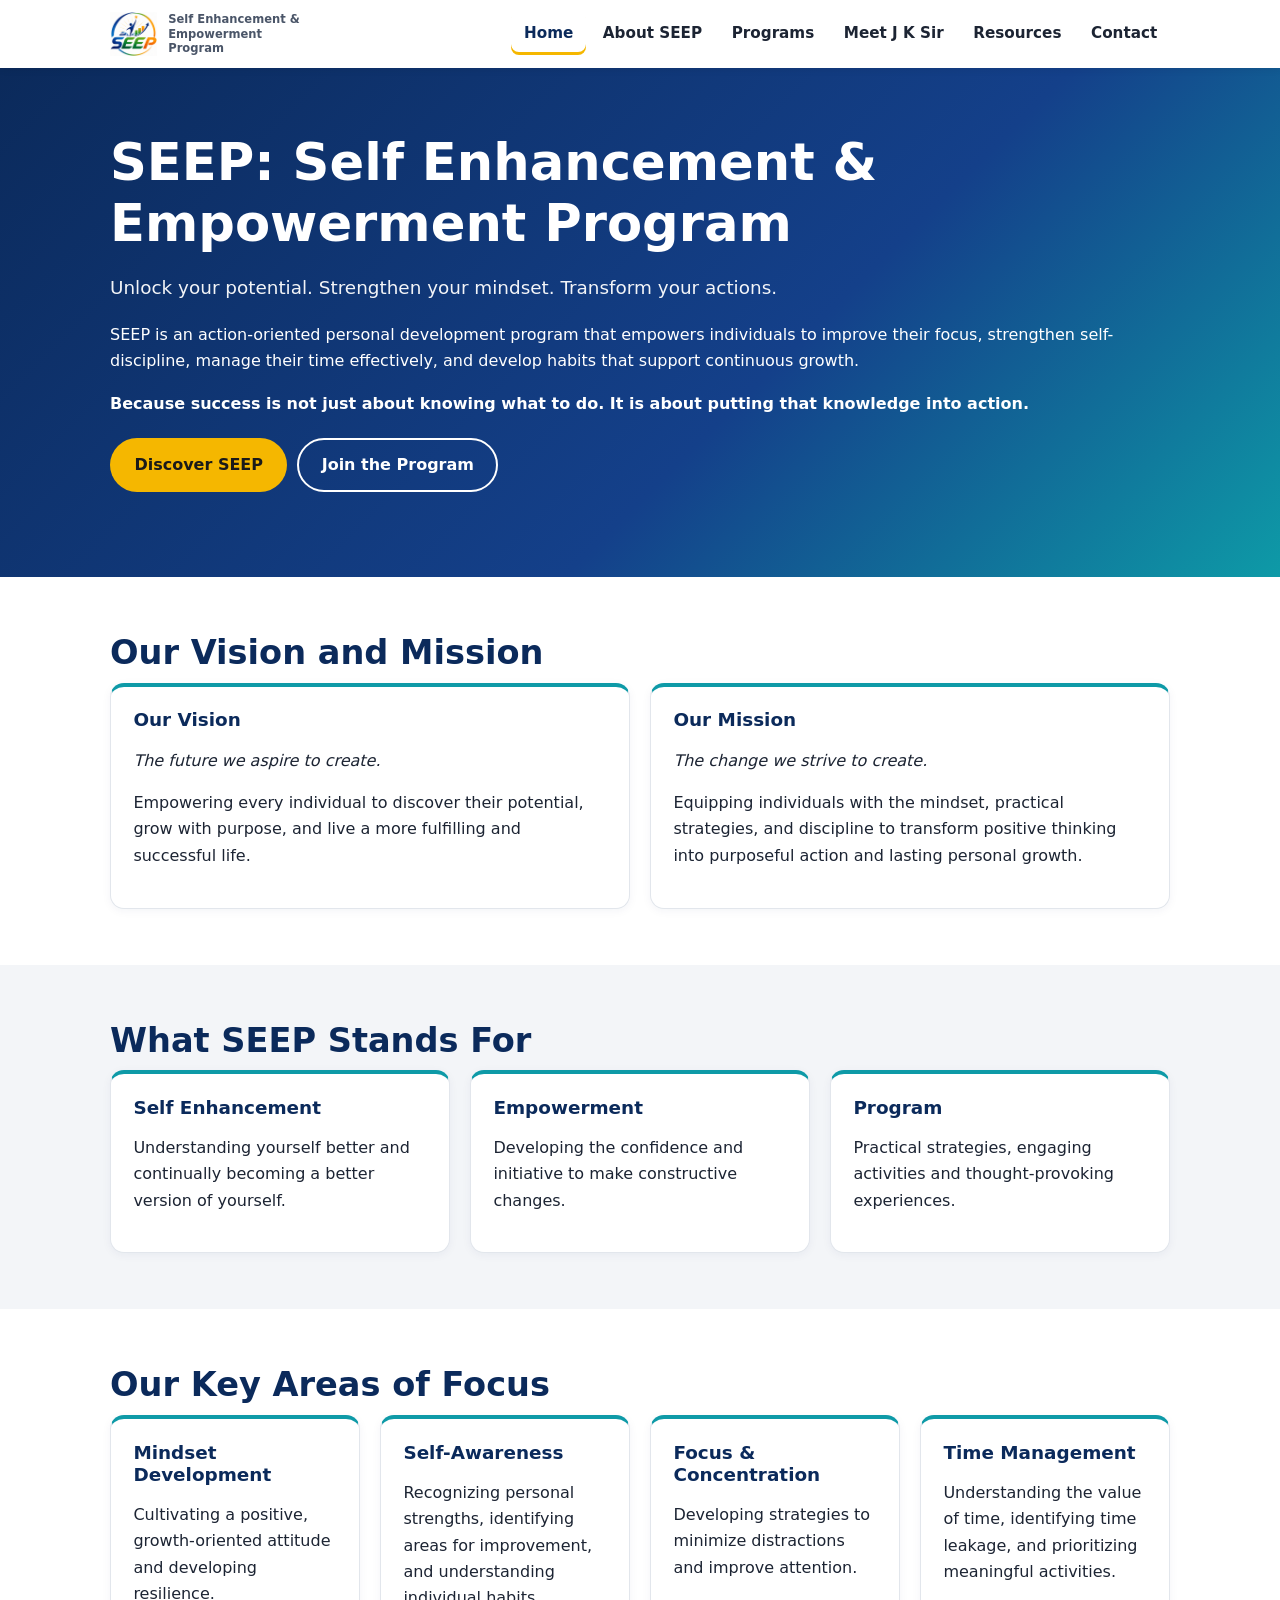
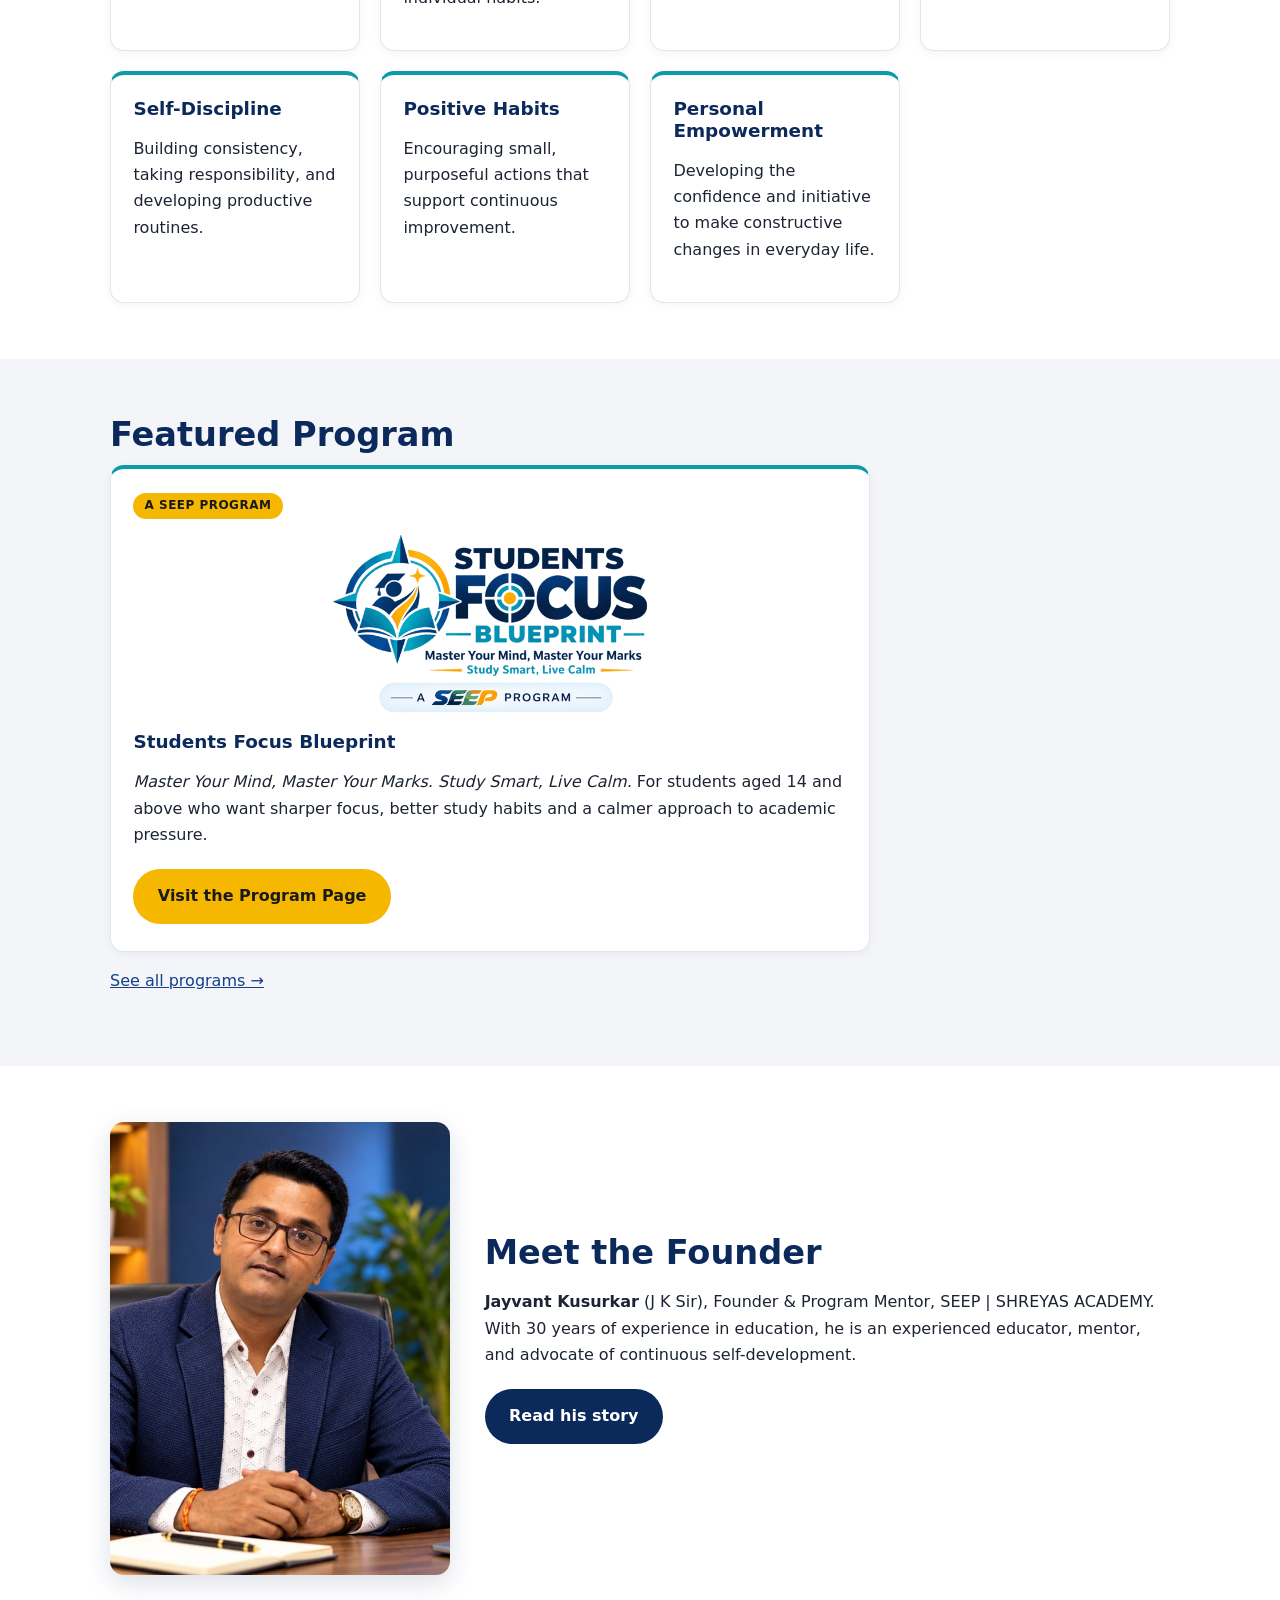
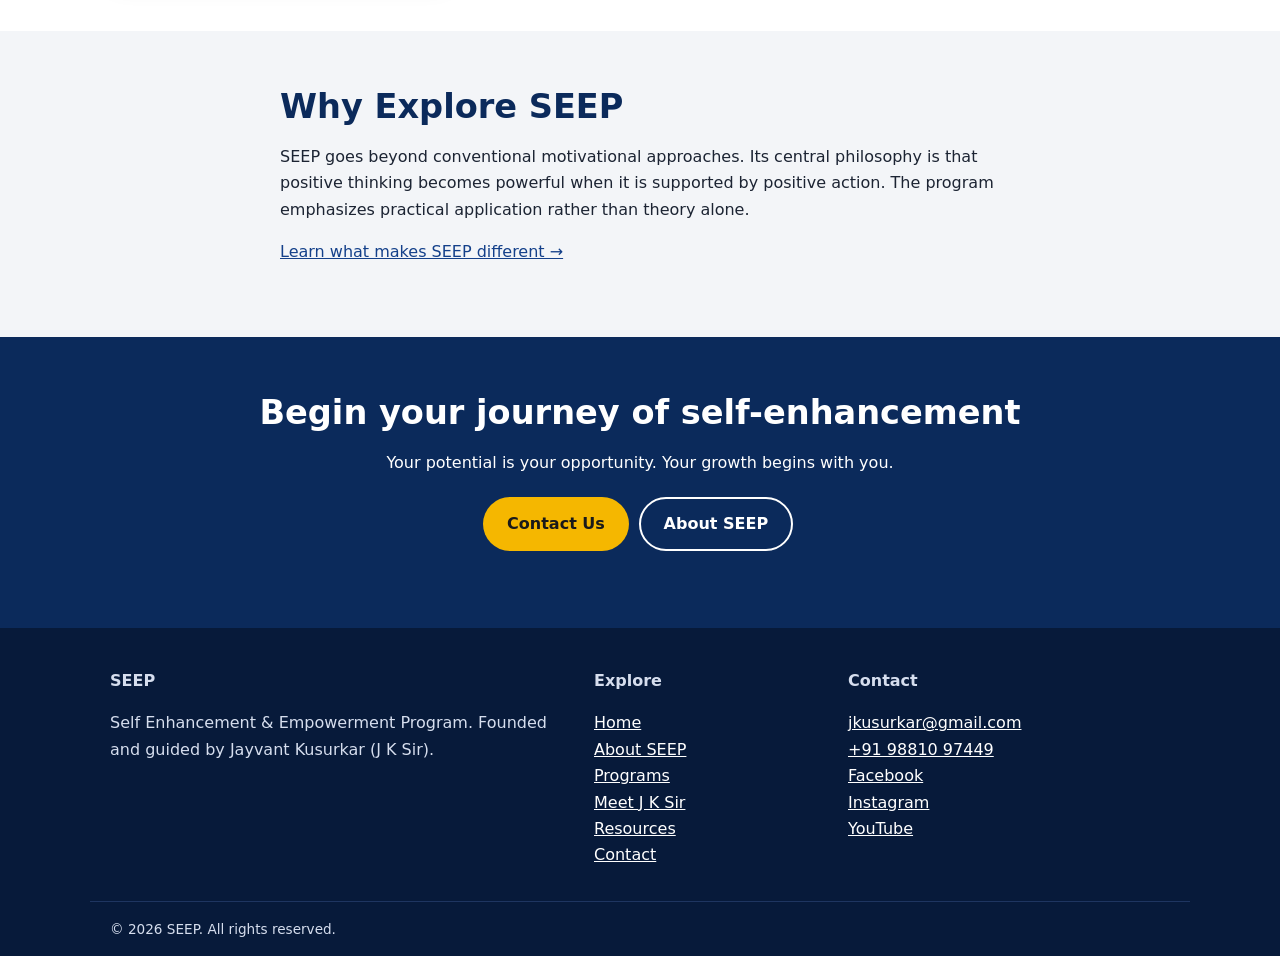
<file: index.html>
<!DOCTYPE html>
<html lang="en"><head><meta charset="utf-8"><meta name="viewport" content="width=device-width,initial-scale=1">
<title>SEEP - Self Enhancement & Empowerment Program</title><meta name="description" content="SEEP is an action-oriented personal development program to improve focus, self-discipline, time management and habits for continuous growth.">
<meta property="og:type" content="website"><meta property="og:site_name" content="SEEP"><meta property="og:title" content="SEEP - Self Enhancement & Empowerment Program"><meta property="og:description" content="SEEP is an action-oriented personal development program to improve focus, self-discipline, time management and habits for continuous growth."><meta name="twitter:card" content="summary">
<meta name="theme-color" content="#0b2a5b"><link rel="icon" type="image/png" href="assets/images/favicon.png"><link rel="stylesheet" href="assets/css/style.css"></head><body>
<a class="skip" href="#main">Skip to content</a>
<header class="hdr"><div class="wrap bar"><a class="logo" href="index.html" aria-label="SEEP home"><img class="logo-img" src="assets/images/seep-logo.png" alt="" width="47" height="44"><span class="logo-name">Self Enhancement &amp; Empowerment Program</span></a>
<button class="menu-btn" aria-expanded="false" aria-controls="nav"><span class="sr">Menu</span><span aria-hidden="true">&#9776;</span></button>
<nav id="nav" aria-label="Main"><ul><li><a href="index.html" aria-current="page">Home</a></li><li><a href="about.html">About SEEP</a></li><li><a href="programs.html">Programs</a></li><li><a href="j-k-sir.html">Meet J K Sir</a></li><li><a href="resources.html">Resources</a></li><li><a href="contact.html">Contact</a></li></ul></nav></div></header>
<main id="main"><section class="hero"><div class="wrap"><h1>SEEP: Self Enhancement &amp; Empowerment Program</h1><p class="lead">Unlock your potential. Strengthen your mindset. Transform your actions.</p><p>SEEP is an action-oriented personal development program that empowers individuals to improve their focus, strengthen self-discipline, manage their time effectively, and develop habits that support continuous growth.</p><p><strong>Because success is not just about knowing what to do. It is about putting that knowledge into action.</strong></p><p><a class="btn btn-gold" href="about.html">Discover SEEP</a> <a class="btn btn-ghost" href="contact.html">Join the Program</a></p></div></section>
<section class="sec"><div class="wrap"><h2>Our Vision and Mission</h2><div class="grid2"><div class="card"><h3>Our Vision</h3><p><em>The future we aspire to create.</em></p><p>Empowering every individual to discover their potential, grow with purpose, and live a more fulfilling and successful life.</p></div><div class="card"><h3>Our Mission</h3><p><em>The change we strive to create.</em></p><p>Equipping individuals with the mindset, practical strategies, and discipline to transform positive thinking into purposeful action and lasting personal growth.</p></div></div></div></section>
<section class="sec alt"><div class="wrap"><h2>What SEEP Stands For</h2><div class="grid3"><div class="card"><h3>Self Enhancement</h3><p>Understanding yourself better and continually becoming a better version of yourself.</p></div><div class="card"><h3>Empowerment</h3><p>Developing the confidence and initiative to make constructive changes.</p></div><div class="card"><h3>Program</h3><p>Practical strategies, engaging activities and thought-provoking experiences.</p></div></div></div></section>
<section class="sec"><div class="wrap"><h2>Our Key Areas of Focus</h2><div class="grid3"><div class="card"><h3>Mindset Development</h3><p>Cultivating a positive, growth-oriented attitude and developing resilience.</p></div><div class="card"><h3>Self-Awareness</h3><p>Recognizing personal strengths, identifying areas for improvement, and understanding individual habits.</p></div><div class="card"><h3>Focus &amp; Concentration</h3><p>Developing strategies to minimize distractions and improve attention.</p></div><div class="card"><h3>Time Management</h3><p>Understanding the value of time, identifying time leakage, and prioritizing meaningful activities.</p></div><div class="card"><h3>Self-Discipline</h3><p>Building consistency, taking responsibility, and developing productive routines.</p></div><div class="card"><h3>Positive Habits</h3><p>Encouraging small, purposeful actions that support continuous improvement.</p></div><div class="card"><h3>Personal Empowerment</h3><p>Developing the confidence and initiative to make constructive changes in everyday life.</p></div></div></div></section>
<section class="sec alt"><div class="wrap"><h2>Featured Program</h2><div class="narrow"><article class="card"><span class="tag">A SEEP Program</span><img class="prog-logo" src="assets/images/sfb-logo.png" alt="Students Focus Blueprint logo. Master Your Mind, Master Your Marks. A SEEP Program." width="700" height="401" loading="lazy"><h3>Students Focus Blueprint</h3><p><em>Master Your Mind, Master Your Marks.</em> <em>Study Smart, Live Calm.</em> For students aged 14 and above who want sharper focus, better study habits and a calmer approach to academic pressure.</p><a class="btn btn-gold" data-sfb-link href="students-focus-blueprint.html" rel="noopener">Visit the Program Page</a></article></div><p><a href="programs.html">See all programs &rarr;</a></p></div></section>
<section class="sec"><div class="wrap split"><img class="photo" src="assets/images/jk-sir.jpg" alt="Jayvant Kusurkar (J K Sir), founder of SEEP" width="600" height="800" loading="lazy"><div><h2>Meet the Founder</h2><p><strong>Jayvant Kusurkar</strong> (J K Sir), Founder &amp; Program Mentor, SEEP | SHREYAS ACADEMY. With 30 years of experience in education, he is an experienced educator, mentor, and advocate of continuous self-development.</p><p><a class="btn btn-blue" href="j-k-sir.html">Read his story</a></p></div></div></section>
<section class="sec alt"><div class="wrap narrow"><h2>Why Explore SEEP</h2><p>SEEP goes beyond conventional motivational approaches. Its central philosophy is that positive thinking becomes powerful when it is supported by positive action. The program emphasizes practical application rather than theory alone.</p><p><a href="about.html">Learn what makes SEEP different &rarr;</a></p></div></section>
<section class="cta"><div class="wrap"><h2>Begin your journey of self-enhancement</h2><p>Your potential is your opportunity. Your growth begins with you.</p><p><a class="btn btn-gold" href="contact.html">Contact Us</a> <a class="btn btn-ghost" href="about.html">About SEEP</a></p></div></section></main>
<footer class="ftr"><div class="wrap fgrid"><div><strong>SEEP</strong><p>Self Enhancement &amp; Empowerment Program. Founded and guided by Jayvant Kusurkar (J K Sir).</p></div><div><strong>Explore</strong><ul><li><a href="index.html">Home</a></li><li><a href="about.html">About SEEP</a></li><li><a href="programs.html">Programs</a></li><li><a href="j-k-sir.html">Meet J K Sir</a></li><li><a href="resources.html">Resources</a></li><li><a href="contact.html">Contact</a></li></ul></div><div><strong>Contact</strong><ul><li><a href="mailto:jkusurkar@gmail.com">jkusurkar@gmail.com</a></li><li><a href="tel:+919881097449">+91 98810 97449</a></li><li><a href="https://www.facebook.com/jayvantpkusurkar" target="_blank" rel="noopener noreferrer">Facebook</a></li><li><a href="https://www.instagram.com/jkusurkar/" target="_blank" rel="noopener noreferrer">Instagram</a></li><li><a href="https://www.youtube.com/@mr.jayvantkusurkarsir1581" target="_blank" rel="noopener noreferrer">YouTube</a></li></ul></div></div>
<div class="wrap copy">&copy; <span id="yr">2026</span> SEEP. All rights reserved.</div></footer>
<script src="assets/js/config.js"></script><script src="assets/js/script.js"></script></body></html>
</file>
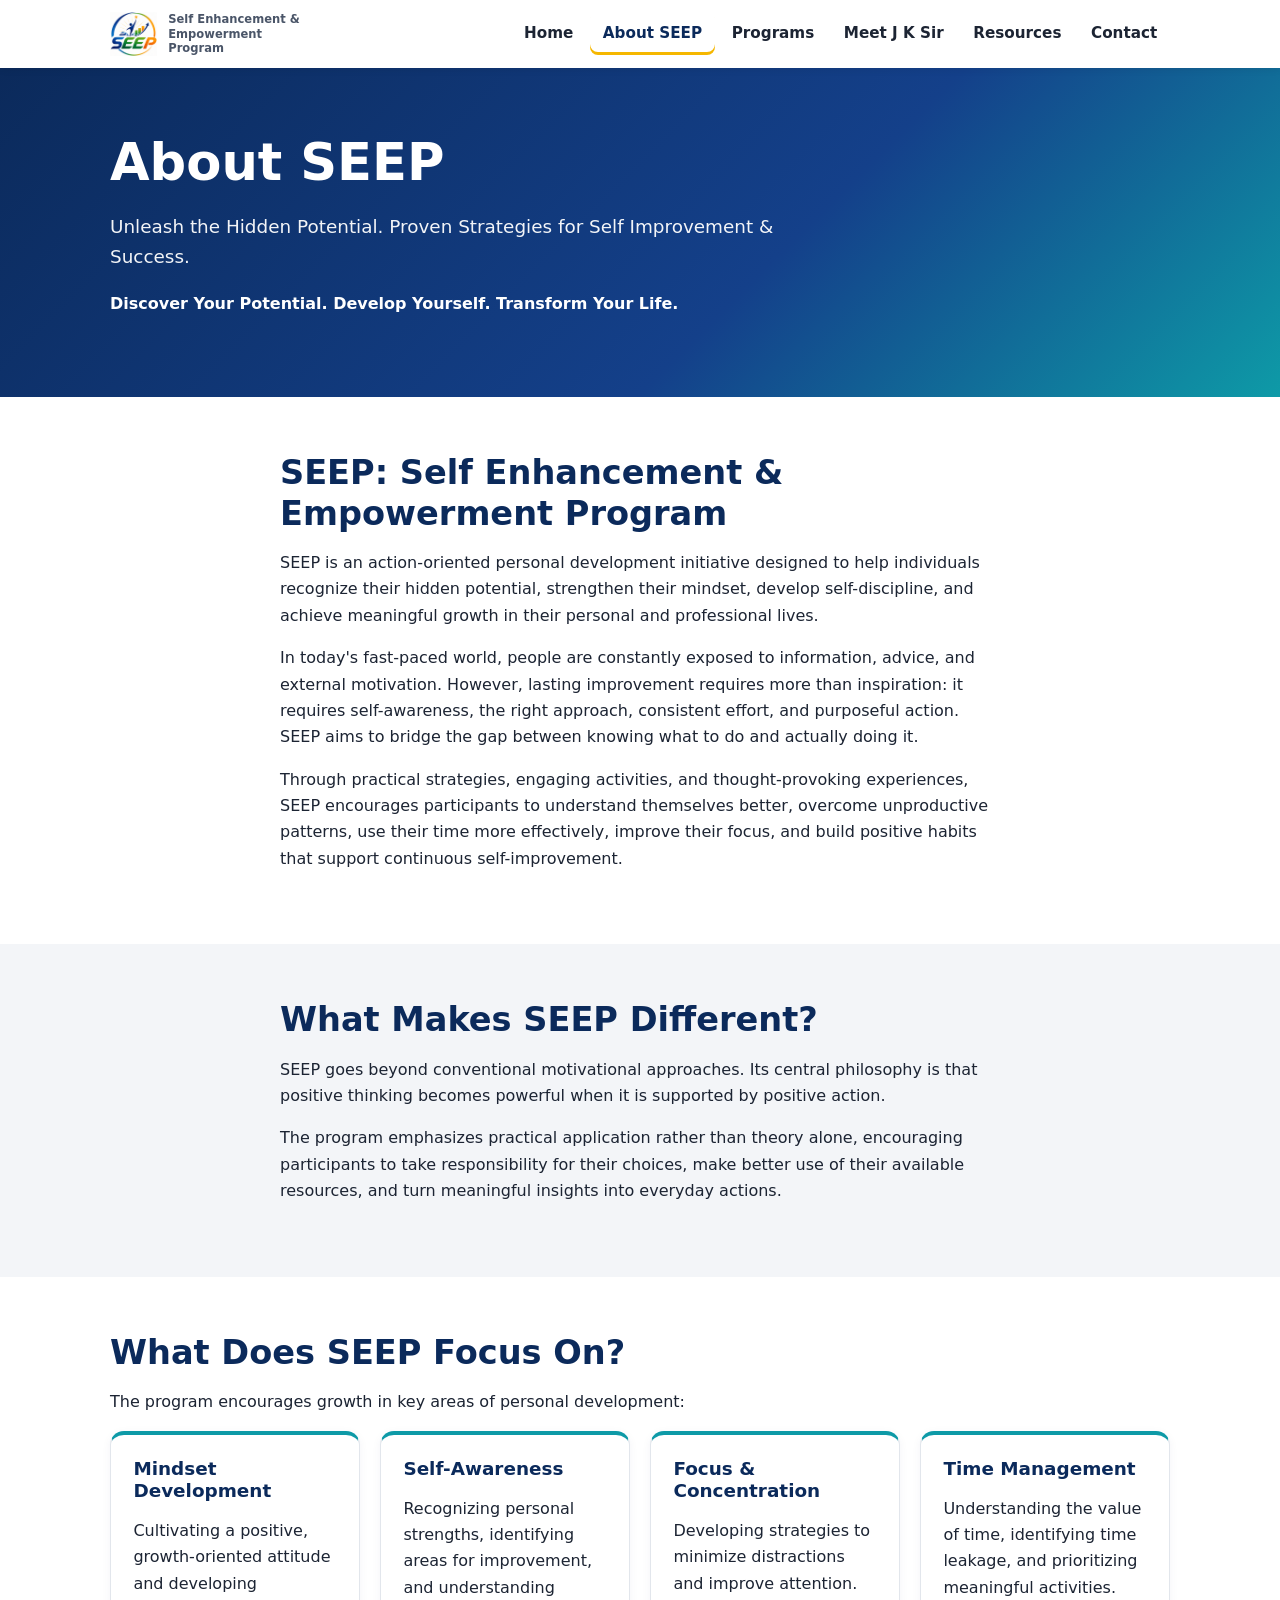
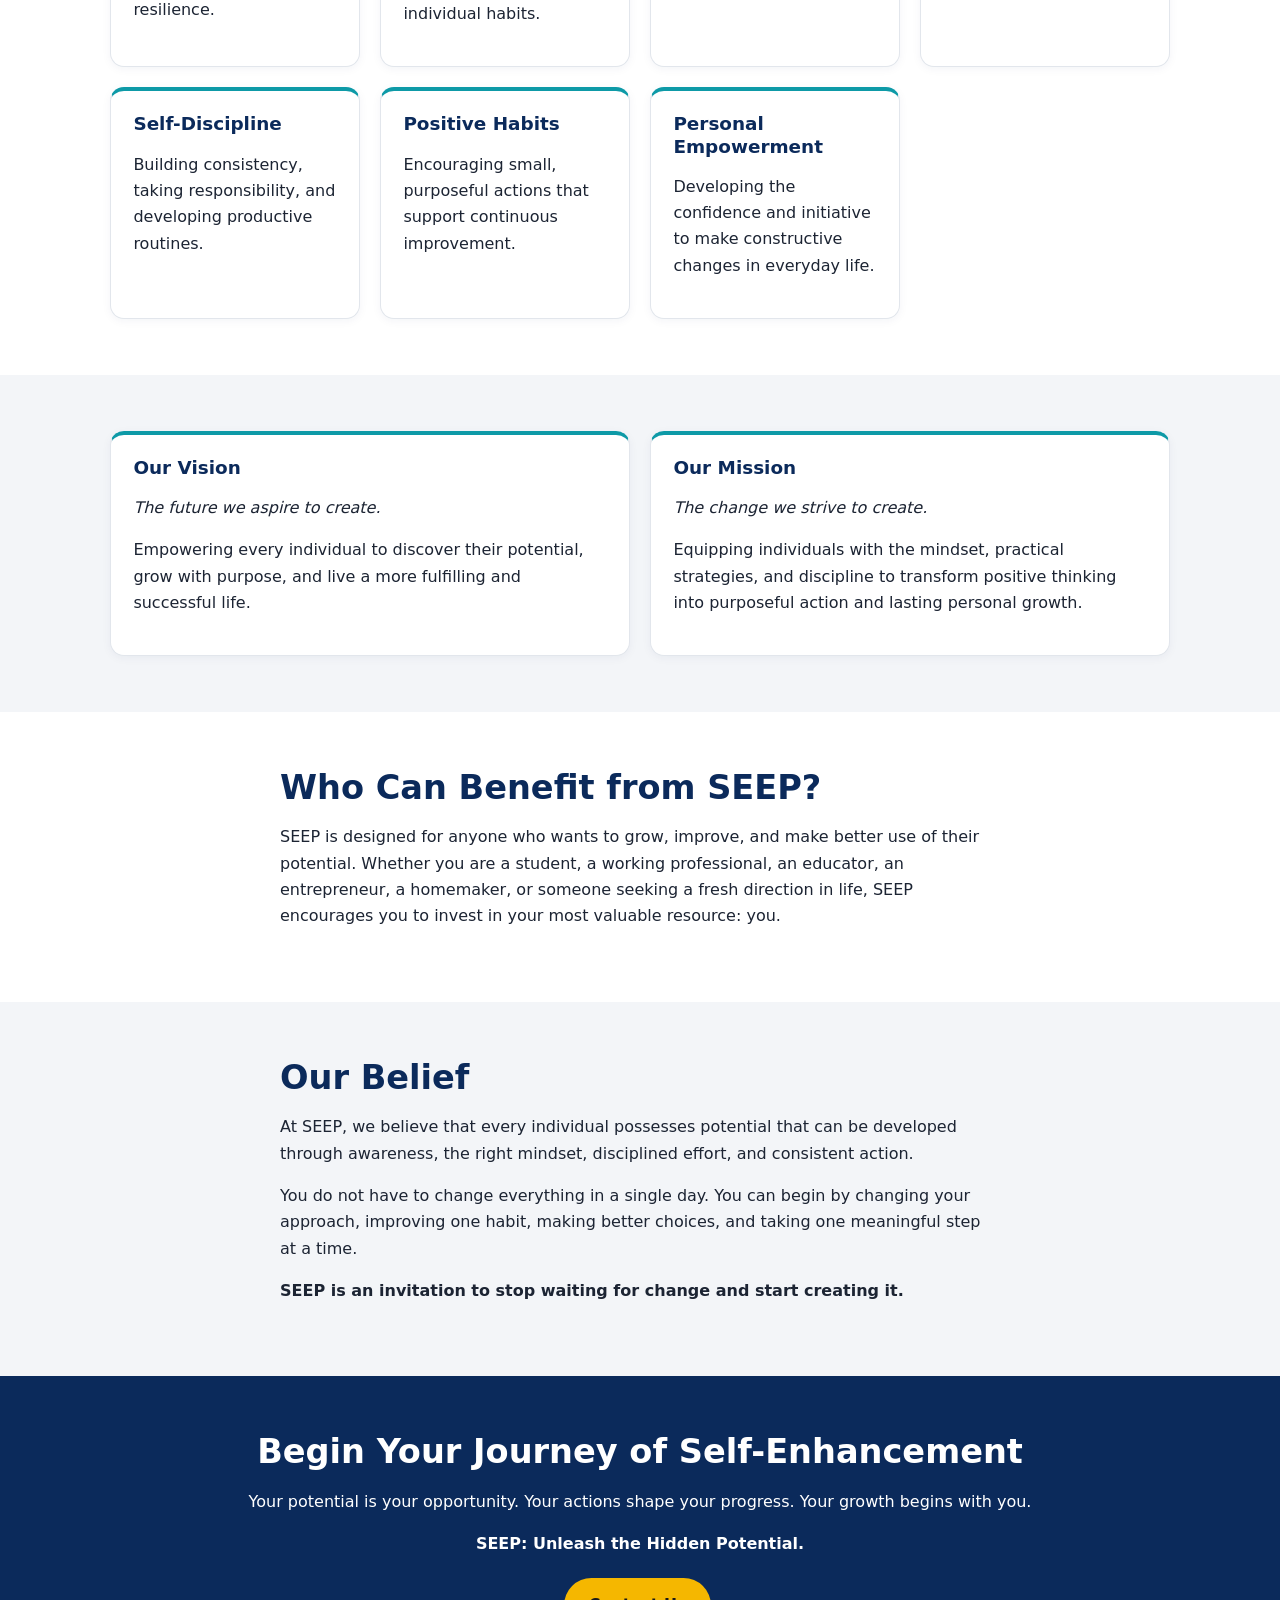
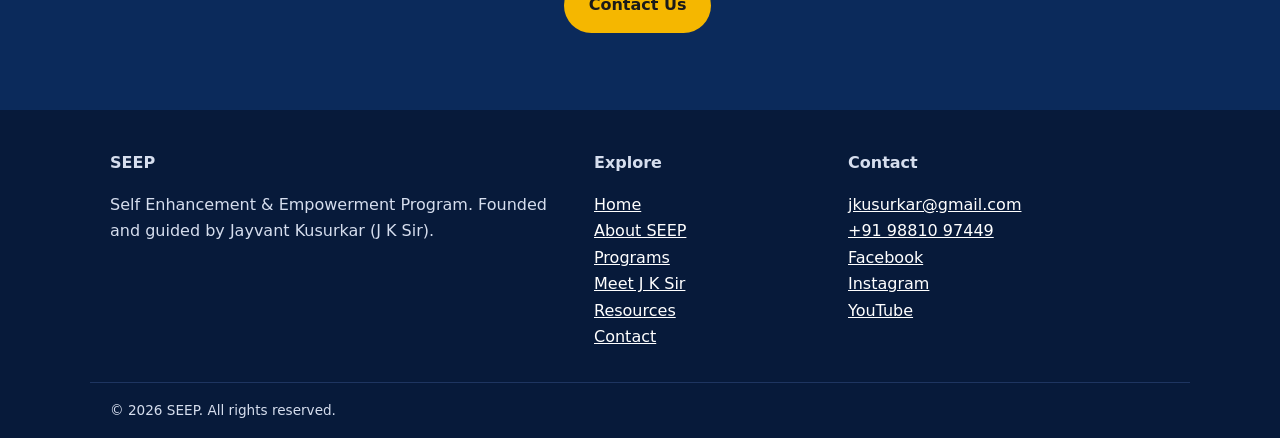
<file: about.html>
<!DOCTYPE html>
<html lang="en"><head><meta charset="utf-8"><meta name="viewport" content="width=device-width,initial-scale=1">
<title>About SEEP | SEEP</title><meta name="description" content="SEEP (Self Enhancement & Empowerment Program) is an action-oriented personal development initiative to help people recognize their potential and grow.">
<meta property="og:type" content="website"><meta property="og:site_name" content="SEEP"><meta property="og:title" content="About SEEP | SEEP"><meta property="og:description" content="SEEP (Self Enhancement & Empowerment Program) is an action-oriented personal development initiative to help people recognize their potential and grow."><meta name="twitter:card" content="summary">
<meta name="theme-color" content="#0b2a5b"><link rel="icon" type="image/png" href="assets/images/favicon.png"><link rel="stylesheet" href="assets/css/style.css"></head><body>
<a class="skip" href="#main">Skip to content</a>
<header class="hdr"><div class="wrap bar"><a class="logo" href="index.html" aria-label="SEEP home"><img class="logo-img" src="assets/images/seep-logo.png" alt="" width="47" height="44"><span class="logo-name">Self Enhancement &amp; Empowerment Program</span></a>
<button class="menu-btn" aria-expanded="false" aria-controls="nav"><span class="sr">Menu</span><span aria-hidden="true">&#9776;</span></button>
<nav id="nav" aria-label="Main"><ul><li><a href="index.html">Home</a></li><li><a href="about.html" aria-current="page">About SEEP</a></li><li><a href="programs.html">Programs</a></li><li><a href="j-k-sir.html">Meet J K Sir</a></li><li><a href="resources.html">Resources</a></li><li><a href="contact.html">Contact</a></li></ul></nav></div></header>
<main id="main"><section class="hero"><div class="wrap"><h1>About SEEP</h1><p class="lead">Unleash the Hidden Potential. Proven Strategies for Self Improvement &amp; Success.</p><p><strong>Discover Your Potential. Develop Yourself. Transform Your Life.</strong></p></div></section>
<section class="sec"><div class="wrap narrow"><h2>SEEP: Self Enhancement &amp; Empowerment Program</h2><p>SEEP is an action-oriented personal development initiative designed to help individuals recognize their hidden potential, strengthen their mindset, develop self-discipline, and achieve meaningful growth in their personal and professional lives.</p><p>In today's fast-paced world, people are constantly exposed to information, advice, and external motivation. However, lasting improvement requires more than inspiration: it requires self-awareness, the right approach, consistent effort, and purposeful action. SEEP aims to bridge the gap between knowing what to do and actually doing it.</p><p>Through practical strategies, engaging activities, and thought-provoking experiences, SEEP encourages participants to understand themselves better, overcome unproductive patterns, use their time more effectively, improve their focus, and build positive habits that support continuous self-improvement.</p></div></section>
<section class="sec alt"><div class="wrap narrow"><h2>What Makes SEEP Different?</h2><p>SEEP goes beyond conventional motivational approaches. Its central philosophy is that positive thinking becomes powerful when it is supported by positive action.</p><p>The program emphasizes practical application rather than theory alone, encouraging participants to take responsibility for their choices, make better use of their available resources, and turn meaningful insights into everyday actions.</p></div></section>
<section class="sec"><div class="wrap"><h2>What Does SEEP Focus On?</h2><p>The program encourages growth in key areas of personal development:</p><div class="grid3"><div class="card"><h3>Mindset Development</h3><p>Cultivating a positive, growth-oriented attitude and developing resilience.</p></div><div class="card"><h3>Self-Awareness</h3><p>Recognizing personal strengths, identifying areas for improvement, and understanding individual habits.</p></div><div class="card"><h3>Focus &amp; Concentration</h3><p>Developing strategies to minimize distractions and improve attention.</p></div><div class="card"><h3>Time Management</h3><p>Understanding the value of time, identifying time leakage, and prioritizing meaningful activities.</p></div><div class="card"><h3>Self-Discipline</h3><p>Building consistency, taking responsibility, and developing productive routines.</p></div><div class="card"><h3>Positive Habits</h3><p>Encouraging small, purposeful actions that support continuous improvement.</p></div><div class="card"><h3>Personal Empowerment</h3><p>Developing the confidence and initiative to make constructive changes in everyday life.</p></div></div></div></section>
<section class="sec alt"><div class="wrap"><div class="grid2"><div class="card"><h3>Our Vision</h3><p><em>The future we aspire to create.</em></p><p>Empowering every individual to discover their potential, grow with purpose, and live a more fulfilling and successful life.</p></div><div class="card"><h3>Our Mission</h3><p><em>The change we strive to create.</em></p><p>Equipping individuals with the mindset, practical strategies, and discipline to transform positive thinking into purposeful action and lasting personal growth.</p></div></div></div></section>
<section class="sec"><div class="wrap narrow"><h2>Who Can Benefit from SEEP?</h2><p>SEEP is designed for anyone who wants to grow, improve, and make better use of their potential. Whether you are a student, a working professional, an educator, an entrepreneur, a homemaker, or someone seeking a fresh direction in life, SEEP encourages you to invest in your most valuable resource: you.</p></div></section>
<section class="sec alt"><div class="wrap narrow"><h2>Our Belief</h2><p>At SEEP, we believe that every individual possesses potential that can be developed through awareness, the right mindset, disciplined effort, and consistent action.</p><p>You do not have to change everything in a single day. You can begin by changing your approach, improving one habit, making better choices, and taking one meaningful step at a time.</p><p><strong>SEEP is an invitation to stop waiting for change and start creating it.</strong></p></div></section>
<section class="cta"><div class="wrap"><h2>Begin Your Journey of Self-Enhancement</h2><p>Your potential is your opportunity. Your actions shape your progress. Your growth begins with you.</p><p><strong>SEEP: Unleash the Hidden Potential.</strong></p><p><a class="btn btn-gold" href="contact.html">Contact Us</a></p></div></section></main>
<footer class="ftr"><div class="wrap fgrid"><div><strong>SEEP</strong><p>Self Enhancement &amp; Empowerment Program. Founded and guided by Jayvant Kusurkar (J K Sir).</p></div><div><strong>Explore</strong><ul><li><a href="index.html">Home</a></li><li><a href="about.html">About SEEP</a></li><li><a href="programs.html">Programs</a></li><li><a href="j-k-sir.html">Meet J K Sir</a></li><li><a href="resources.html">Resources</a></li><li><a href="contact.html">Contact</a></li></ul></div><div><strong>Contact</strong><ul><li><a href="mailto:jkusurkar@gmail.com">jkusurkar@gmail.com</a></li><li><a href="tel:+919881097449">+91 98810 97449</a></li><li><a href="https://www.facebook.com/jayvantpkusurkar" target="_blank" rel="noopener noreferrer">Facebook</a></li><li><a href="https://www.instagram.com/jkusurkar/" target="_blank" rel="noopener noreferrer">Instagram</a></li><li><a href="https://www.youtube.com/@mr.jayvantkusurkarsir1581" target="_blank" rel="noopener noreferrer">YouTube</a></li></ul></div></div>
<div class="wrap copy">&copy; <span id="yr">2026</span> SEEP. All rights reserved.</div></footer>
<script src="assets/js/config.js"></script><script src="assets/js/script.js"></script></body></html>
</file>
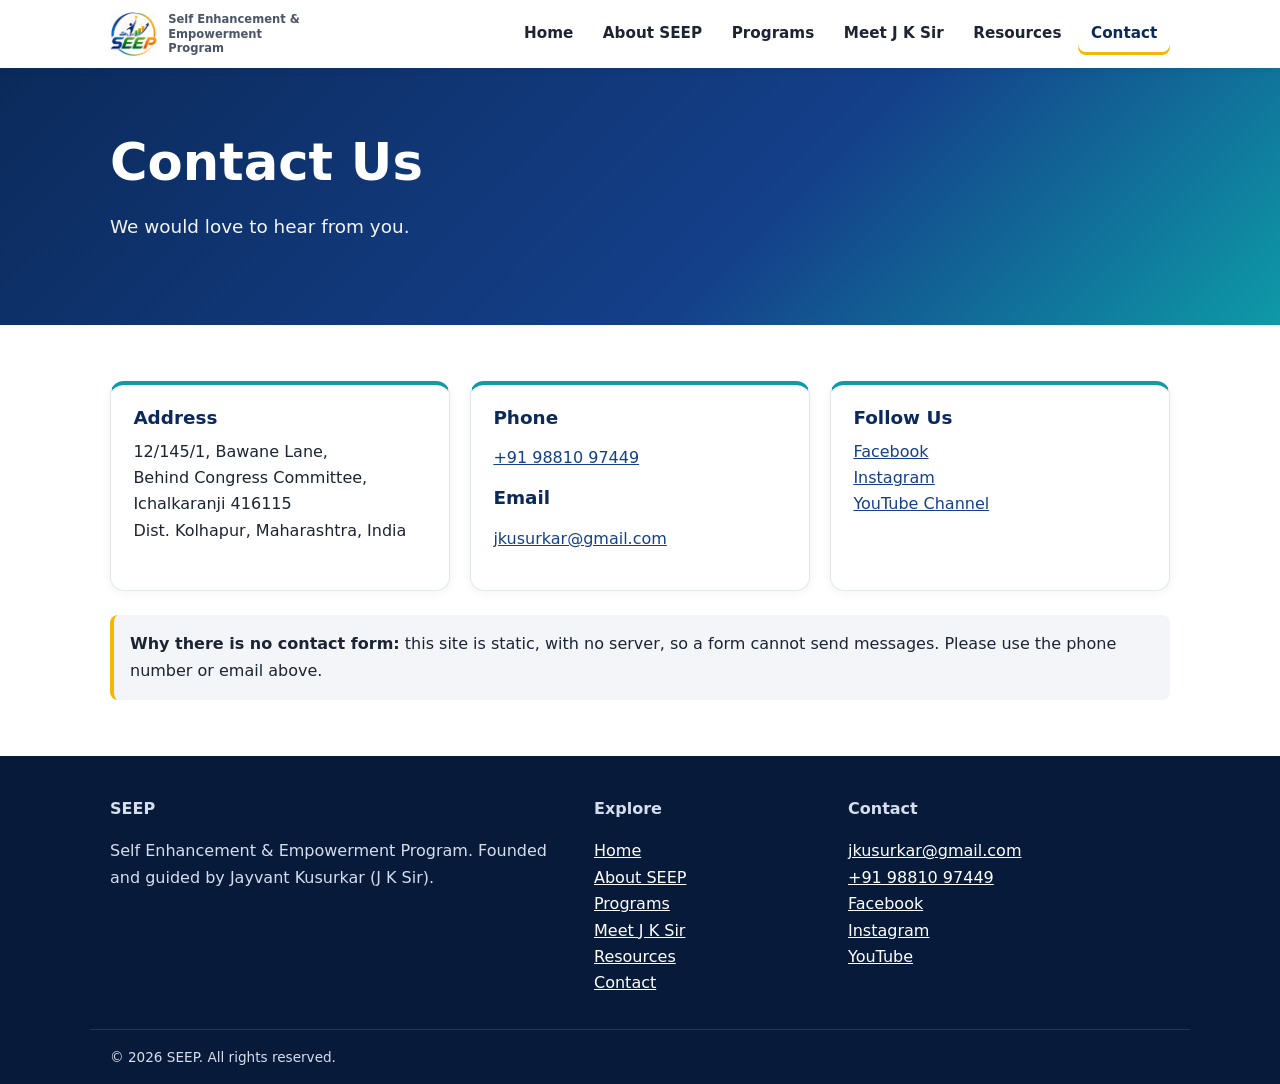
<file: contact.html>
<!DOCTYPE html>
<html lang="en"><head><meta charset="utf-8"><meta name="viewport" content="width=device-width,initial-scale=1">
<title>Contact Us | SEEP</title><meta name="description" content="Contact SEEP: address in Ichalkaranji, Kolhapur, phone, email and social media links.">
<meta property="og:type" content="website"><meta property="og:site_name" content="SEEP"><meta property="og:title" content="Contact Us | SEEP"><meta property="og:description" content="Contact SEEP: address in Ichalkaranji, Kolhapur, phone, email and social media links."><meta name="twitter:card" content="summary">
<meta name="theme-color" content="#0b2a5b"><link rel="icon" type="image/png" href="assets/images/favicon.png"><link rel="stylesheet" href="assets/css/style.css"></head><body>
<a class="skip" href="#main">Skip to content</a>
<header class="hdr"><div class="wrap bar"><a class="logo" href="index.html" aria-label="SEEP home"><img class="logo-img" src="assets/images/seep-logo.png" alt="" width="47" height="44"><span class="logo-name">Self Enhancement &amp; Empowerment Program</span></a>
<button class="menu-btn" aria-expanded="false" aria-controls="nav"><span class="sr">Menu</span><span aria-hidden="true">&#9776;</span></button>
<nav id="nav" aria-label="Main"><ul><li><a href="index.html">Home</a></li><li><a href="about.html">About SEEP</a></li><li><a href="programs.html">Programs</a></li><li><a href="j-k-sir.html">Meet J K Sir</a></li><li><a href="resources.html">Resources</a></li><li><a href="contact.html" aria-current="page">Contact</a></li></ul></nav></div></header>
<main id="main"><section class="hero"><div class="wrap"><h1>Contact Us</h1><p class="lead">We would love to hear from you.</p></div></section>
<section class="sec"><div class="wrap"><div class="grid3"><div class="card"><h3>Address</h3><address>12/145/1, Bawane Lane,<br>Behind Congress Committee,<br>Ichalkaranji 416115<br>Dist. Kolhapur, Maharashtra, India</address></div><div class="card"><h3>Phone</h3><p><a href="tel:+919881097449">+91 98810 97449</a></p><h3>Email</h3><p><a href="mailto:jkusurkar@gmail.com">jkusurkar@gmail.com</a></p></div><div class="card"><h3>Follow Us</h3><ul class="plain"><li><a href="https://www.facebook.com/jayvantpkusurkar" target="_blank" rel="noopener noreferrer">Facebook</a></li><li><a href="https://www.instagram.com/jkusurkar/" target="_blank" rel="noopener noreferrer">Instagram</a></li><li><a href="https://www.youtube.com/@mr.jayvantkusurkarsir1581" target="_blank" rel="noopener noreferrer">YouTube Channel</a></li></ul></div></div>
<div class="note"><strong>Why there is no contact form:</strong> this site is static, with no server, so a form cannot send messages. Please use the phone number or email above.</div></div></section></main>
<footer class="ftr"><div class="wrap fgrid"><div><strong>SEEP</strong><p>Self Enhancement &amp; Empowerment Program. Founded and guided by Jayvant Kusurkar (J K Sir).</p></div><div><strong>Explore</strong><ul><li><a href="index.html">Home</a></li><li><a href="about.html">About SEEP</a></li><li><a href="programs.html">Programs</a></li><li><a href="j-k-sir.html">Meet J K Sir</a></li><li><a href="resources.html">Resources</a></li><li><a href="contact.html">Contact</a></li></ul></div><div><strong>Contact</strong><ul><li><a href="mailto:jkusurkar@gmail.com">jkusurkar@gmail.com</a></li><li><a href="tel:+919881097449">+91 98810 97449</a></li><li><a href="https://www.facebook.com/jayvantpkusurkar" target="_blank" rel="noopener noreferrer">Facebook</a></li><li><a href="https://www.instagram.com/jkusurkar/" target="_blank" rel="noopener noreferrer">Instagram</a></li><li><a href="https://www.youtube.com/@mr.jayvantkusurkarsir1581" target="_blank" rel="noopener noreferrer">YouTube</a></li></ul></div></div>
<div class="wrap copy">&copy; <span id="yr">2026</span> SEEP. All rights reserved.</div></footer>
<script src="assets/js/config.js"></script><script src="assets/js/script.js"></script></body></html>
</file>
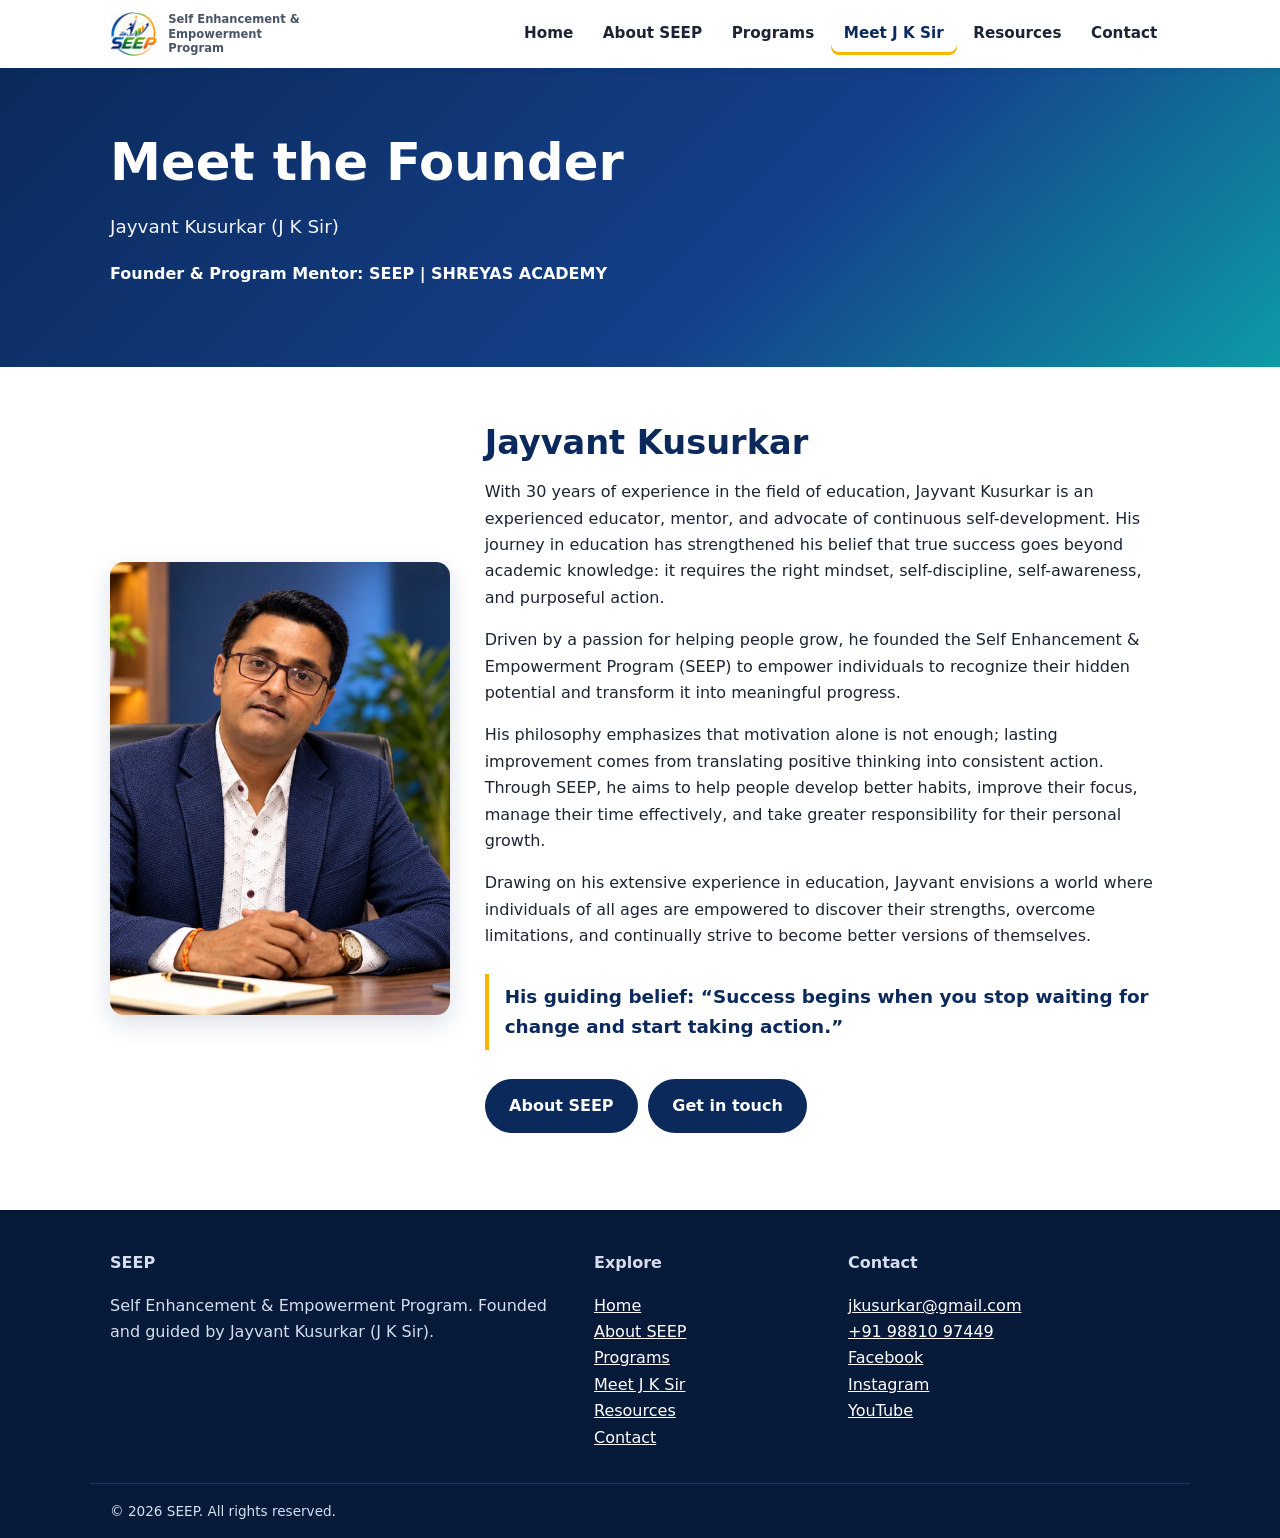
<file: j-k-sir.html>
<!DOCTYPE html>
<html lang="en"><head><meta charset="utf-8"><meta name="viewport" content="width=device-width,initial-scale=1">
<title>Meet the Founder: Jayvant Kusurkar | SEEP</title><meta name="description" content="Jayvant Kusurkar (J K Sir), Founder & Program Mentor of SEEP | SHREYAS ACADEMY, with 30 years of experience in education.">
<meta property="og:type" content="website"><meta property="og:site_name" content="SEEP"><meta property="og:title" content="Meet the Founder: Jayvant Kusurkar | SEEP"><meta property="og:description" content="Jayvant Kusurkar (J K Sir), Founder & Program Mentor of SEEP | SHREYAS ACADEMY, with 30 years of experience in education."><meta name="twitter:card" content="summary">
<meta name="theme-color" content="#0b2a5b"><link rel="icon" type="image/png" href="assets/images/favicon.png"><link rel="stylesheet" href="assets/css/style.css"></head><body>
<a class="skip" href="#main">Skip to content</a>
<header class="hdr"><div class="wrap bar"><a class="logo" href="index.html" aria-label="SEEP home"><img class="logo-img" src="assets/images/seep-logo.png" alt="" width="47" height="44"><span class="logo-name">Self Enhancement &amp; Empowerment Program</span></a>
<button class="menu-btn" aria-expanded="false" aria-controls="nav"><span class="sr">Menu</span><span aria-hidden="true">&#9776;</span></button>
<nav id="nav" aria-label="Main"><ul><li><a href="index.html">Home</a></li><li><a href="about.html">About SEEP</a></li><li><a href="programs.html">Programs</a></li><li><a href="j-k-sir.html" aria-current="page">Meet J K Sir</a></li><li><a href="resources.html">Resources</a></li><li><a href="contact.html">Contact</a></li></ul></nav></div></header>
<main id="main"><section class="hero"><div class="wrap"><h1>Meet the Founder</h1><p class="lead">Jayvant Kusurkar (J K Sir)</p><p><strong>Founder &amp; Program Mentor: SEEP | SHREYAS ACADEMY</strong></p></div></section>
<section class="sec"><div class="wrap split"><img class="photo" src="assets/images/jk-sir.jpg" alt="Jayvant Kusurkar (J K Sir), founder of SEEP" width="600" height="800" loading="lazy"><div><h2>Jayvant Kusurkar</h2><p>With 30 years of experience in the field of education, Jayvant Kusurkar is an experienced educator, mentor, and advocate of continuous self-development. His journey in education has strengthened his belief that true success goes beyond academic knowledge: it requires the right mindset, self-discipline, self-awareness, and purposeful action.</p><p>Driven by a passion for helping people grow, he founded the Self Enhancement &amp; Empowerment Program (SEEP) to empower individuals to recognize their hidden potential and transform it into meaningful progress.</p><p>His philosophy emphasizes that motivation alone is not enough; lasting improvement comes from translating positive thinking into consistent action. Through SEEP, he aims to help people develop better habits, improve their focus, manage their time effectively, and take greater responsibility for their personal growth.</p><p>Drawing on his extensive experience in education, Jayvant envisions a world where individuals of all ages are empowered to discover their strengths, overcome limitations, and continually strive to become better versions of themselves.</p><blockquote class="q">His guiding belief: &ldquo;Success begins when you stop waiting for change and start taking action.&rdquo;</blockquote><p><a class="btn btn-blue" href="about.html">About SEEP</a> <a class="btn btn-blue" href="contact.html">Get in touch</a></p></div></div></section></main>
<footer class="ftr"><div class="wrap fgrid"><div><strong>SEEP</strong><p>Self Enhancement &amp; Empowerment Program. Founded and guided by Jayvant Kusurkar (J K Sir).</p></div><div><strong>Explore</strong><ul><li><a href="index.html">Home</a></li><li><a href="about.html">About SEEP</a></li><li><a href="programs.html">Programs</a></li><li><a href="j-k-sir.html">Meet J K Sir</a></li><li><a href="resources.html">Resources</a></li><li><a href="contact.html">Contact</a></li></ul></div><div><strong>Contact</strong><ul><li><a href="mailto:jkusurkar@gmail.com">jkusurkar@gmail.com</a></li><li><a href="tel:+919881097449">+91 98810 97449</a></li><li><a href="https://www.facebook.com/jayvantpkusurkar" target="_blank" rel="noopener noreferrer">Facebook</a></li><li><a href="https://www.instagram.com/jkusurkar/" target="_blank" rel="noopener noreferrer">Instagram</a></li><li><a href="https://www.youtube.com/@mr.jayvantkusurkarsir1581" target="_blank" rel="noopener noreferrer">YouTube</a></li></ul></div></div>
<div class="wrap copy">&copy; <span id="yr">2026</span> SEEP. All rights reserved.</div></footer>
<script src="assets/js/config.js"></script><script src="assets/js/script.js"></script></body></html>
</file>
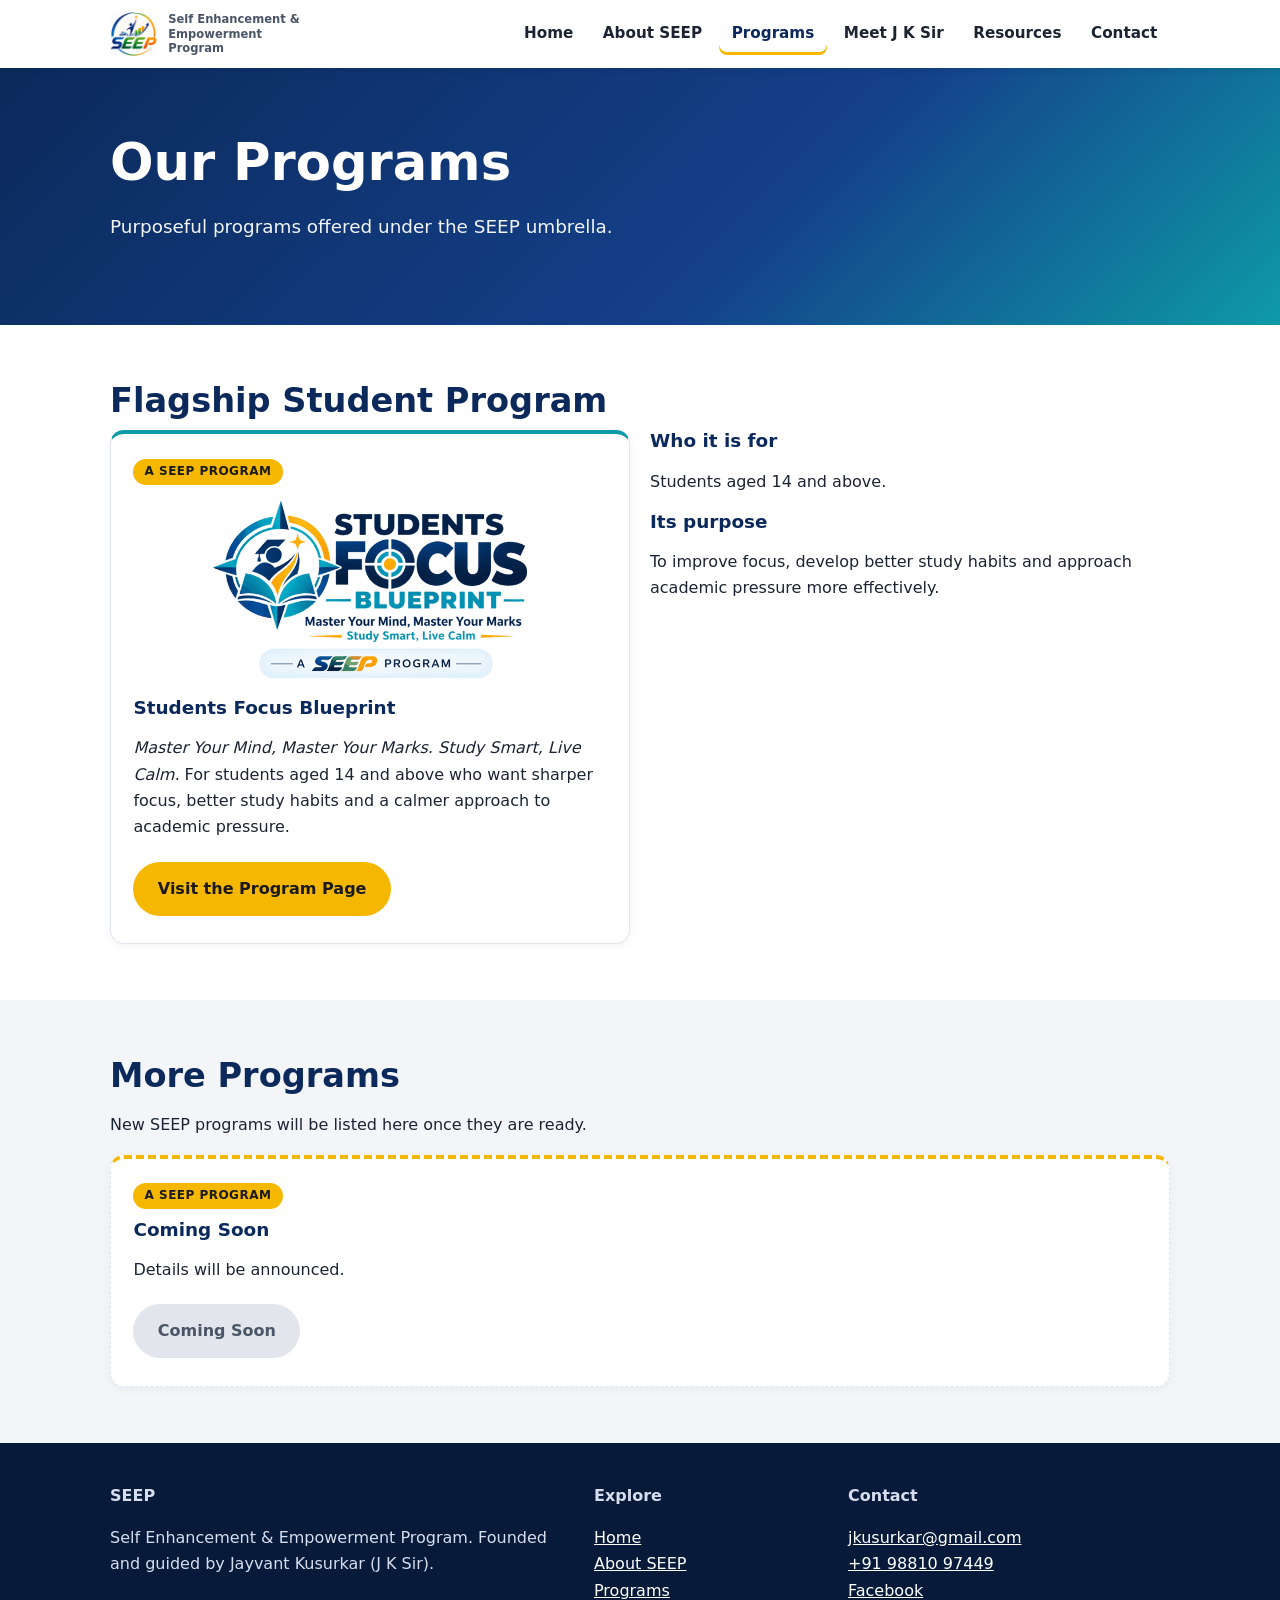
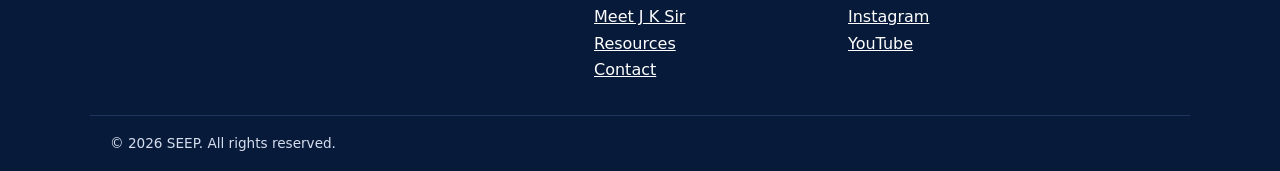
<file: programs.html>
<!DOCTYPE html>
<html lang="en"><head><meta charset="utf-8"><meta name="viewport" content="width=device-width,initial-scale=1">
<title>Our Programs | SEEP</title><meta name="description" content="Explore SEEP programs, including our flagship student program, Students Focus Blueprint for students aged 14 and above.">
<meta property="og:type" content="website"><meta property="og:site_name" content="SEEP"><meta property="og:title" content="Our Programs | SEEP"><meta property="og:description" content="Explore SEEP programs, including our flagship student program, Students Focus Blueprint for students aged 14 and above."><meta name="twitter:card" content="summary">
<meta name="theme-color" content="#0b2a5b"><link rel="icon" type="image/png" href="assets/images/favicon.png"><link rel="stylesheet" href="assets/css/style.css"></head><body>
<a class="skip" href="#main">Skip to content</a>
<header class="hdr"><div class="wrap bar"><a class="logo" href="index.html" aria-label="SEEP home"><img class="logo-img" src="assets/images/seep-logo.png" alt="" width="47" height="44"><span class="logo-name">Self Enhancement &amp; Empowerment Program</span></a>
<button class="menu-btn" aria-expanded="false" aria-controls="nav"><span class="sr">Menu</span><span aria-hidden="true">&#9776;</span></button>
<nav id="nav" aria-label="Main"><ul><li><a href="index.html">Home</a></li><li><a href="about.html">About SEEP</a></li><li><a href="programs.html" aria-current="page">Programs</a></li><li><a href="j-k-sir.html">Meet J K Sir</a></li><li><a href="resources.html">Resources</a></li><li><a href="contact.html">Contact</a></li></ul></nav></div></header>
<main id="main"><section class="hero"><div class="wrap"><h1>Our Programs</h1><p class="lead">Purposeful programs offered under the SEEP umbrella.</p></div></section>
<section class="sec"><div class="wrap"><h2>Flagship Student Program</h2><div class="grid2"><article class="card"><span class="tag">A SEEP Program</span><img class="prog-logo" src="assets/images/sfb-logo.png" alt="Students Focus Blueprint logo. Master Your Mind, Master Your Marks. A SEEP Program." width="700" height="401" loading="lazy"><h3>Students Focus Blueprint</h3><p><em>Master Your Mind, Master Your Marks.</em> <em>Study Smart, Live Calm.</em> For students aged 14 and above who want sharper focus, better study habits and a calmer approach to academic pressure.</p><a class="btn btn-gold" data-sfb-link href="students-focus-blueprint.html" rel="noopener">Visit the Program Page</a></article><div><h3>Who it is for</h3><p>Students aged 14 and above.</p><h3>Its purpose</h3><p>To improve focus, develop better study habits and approach academic pressure more effectively.</p></div></div></div></section>
<section class="sec alt"><div class="wrap"><h2>More Programs</h2><p>New SEEP programs will be listed here once they are ready.</p><div class="grid3"><article class="card soon"><span class="tag">A SEEP Program</span><h3>Coming Soon</h3><p>Details will be announced.</p><span class="btn btn-off" aria-disabled="true">Coming Soon</span></article></div></div></section>
<!-- To add a program: copy a <article class="card"> block above, change the tag, title, text and button. --></main>
<footer class="ftr"><div class="wrap fgrid"><div><strong>SEEP</strong><p>Self Enhancement &amp; Empowerment Program. Founded and guided by Jayvant Kusurkar (J K Sir).</p></div><div><strong>Explore</strong><ul><li><a href="index.html">Home</a></li><li><a href="about.html">About SEEP</a></li><li><a href="programs.html">Programs</a></li><li><a href="j-k-sir.html">Meet J K Sir</a></li><li><a href="resources.html">Resources</a></li><li><a href="contact.html">Contact</a></li></ul></div><div><strong>Contact</strong><ul><li><a href="mailto:jkusurkar@gmail.com">jkusurkar@gmail.com</a></li><li><a href="tel:+919881097449">+91 98810 97449</a></li><li><a href="https://www.facebook.com/jayvantpkusurkar" target="_blank" rel="noopener noreferrer">Facebook</a></li><li><a href="https://www.instagram.com/jkusurkar/" target="_blank" rel="noopener noreferrer">Instagram</a></li><li><a href="https://www.youtube.com/@mr.jayvantkusurkarsir1581" target="_blank" rel="noopener noreferrer">YouTube</a></li></ul></div></div>
<div class="wrap copy">&copy; <span id="yr">2026</span> SEEP. All rights reserved.</div></footer>
<script src="assets/js/config.js"></script><script src="assets/js/script.js"></script></body></html>
</file>
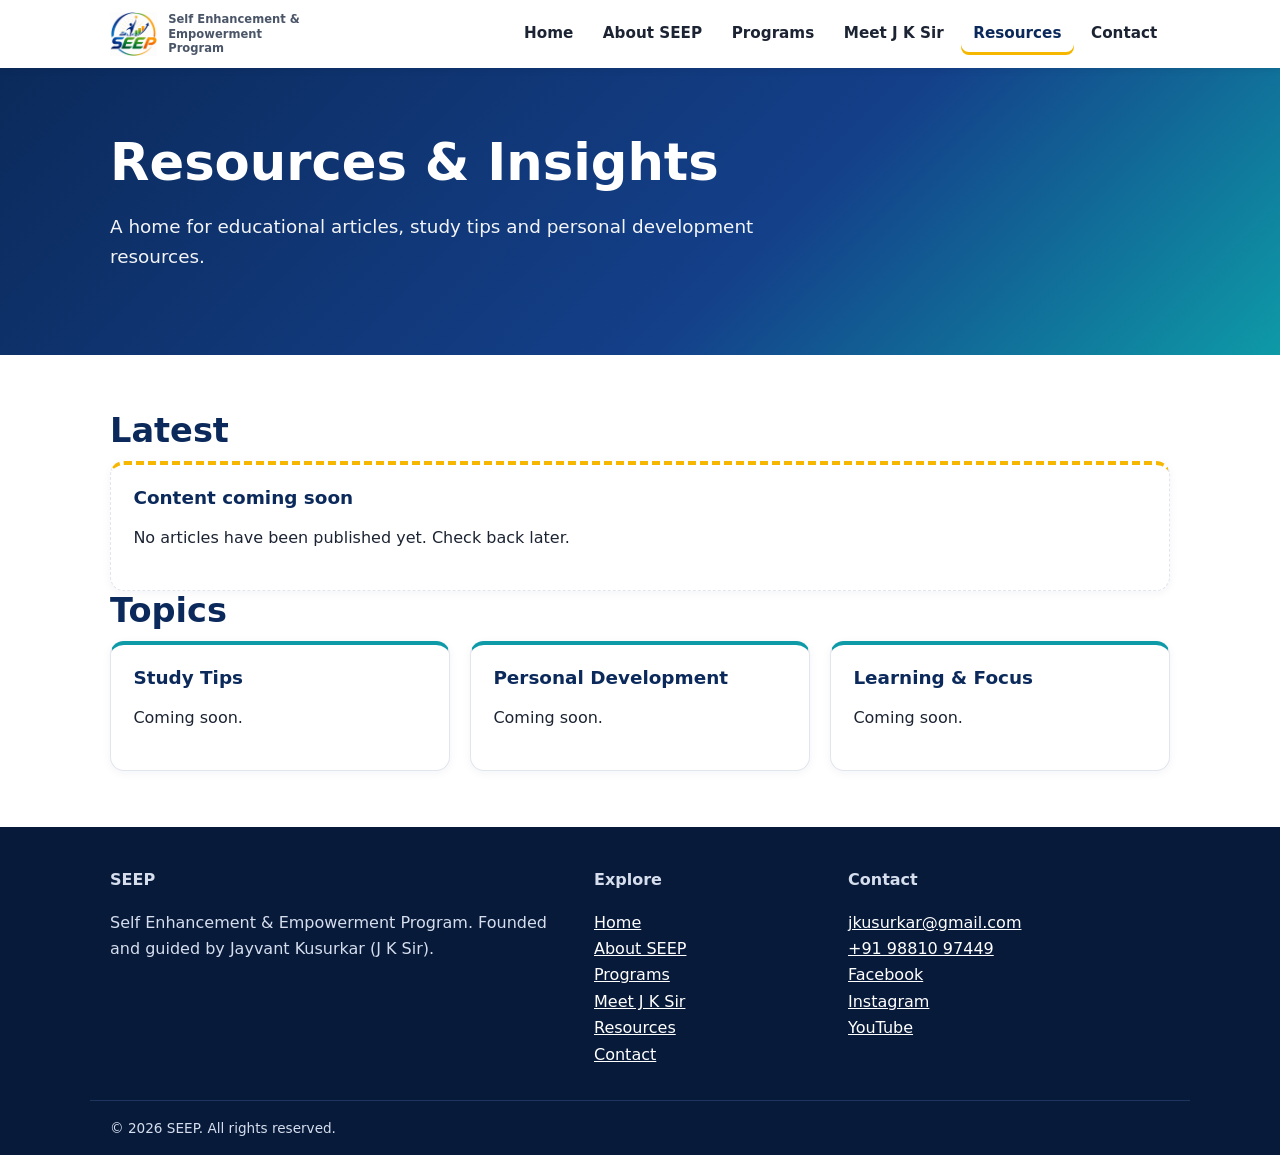
<file: resources.html>
<!DOCTYPE html>
<html lang="en"><head><meta charset="utf-8"><meta name="viewport" content="width=device-width,initial-scale=1">
<title>Resources & Insights | SEEP</title><meta name="description" content="Educational articles, study tips and personal development resources from SEEP. New content coming soon.">
<meta property="og:type" content="website"><meta property="og:site_name" content="SEEP"><meta property="og:title" content="Resources & Insights | SEEP"><meta property="og:description" content="Educational articles, study tips and personal development resources from SEEP. New content coming soon."><meta name="twitter:card" content="summary">
<meta name="theme-color" content="#0b2a5b"><link rel="icon" type="image/png" href="assets/images/favicon.png"><link rel="stylesheet" href="assets/css/style.css"></head><body>
<a class="skip" href="#main">Skip to content</a>
<header class="hdr"><div class="wrap bar"><a class="logo" href="index.html" aria-label="SEEP home"><img class="logo-img" src="assets/images/seep-logo.png" alt="" width="47" height="44"><span class="logo-name">Self Enhancement &amp; Empowerment Program</span></a>
<button class="menu-btn" aria-expanded="false" aria-controls="nav"><span class="sr">Menu</span><span aria-hidden="true">&#9776;</span></button>
<nav id="nav" aria-label="Main"><ul><li><a href="index.html">Home</a></li><li><a href="about.html">About SEEP</a></li><li><a href="programs.html">Programs</a></li><li><a href="j-k-sir.html">Meet J K Sir</a></li><li><a href="resources.html" aria-current="page">Resources</a></li><li><a href="contact.html">Contact</a></li></ul></nav></div></header>
<main id="main"><section class="hero"><div class="wrap"><h1>Resources &amp; Insights</h1><p class="lead">A home for educational articles, study tips and personal development resources.</p></div></section>
<section class="sec"><div class="wrap"><h2>Latest</h2><div class="card soon"><h3>Content coming soon</h3><p>No articles have been published yet. Check back later.</p></div><!-- To add a post: copy a card below into <div class="grid3"> --><h2>Topics</h2><div class="grid3"><div class="card"><h3>Study Tips</h3><p>Coming soon.</p></div><div class="card"><h3>Personal Development</h3><p>Coming soon.</p></div><div class="card"><h3>Learning &amp; Focus</h3><p>Coming soon.</p></div></div></div></section></main>
<footer class="ftr"><div class="wrap fgrid"><div><strong>SEEP</strong><p>Self Enhancement &amp; Empowerment Program. Founded and guided by Jayvant Kusurkar (J K Sir).</p></div><div><strong>Explore</strong><ul><li><a href="index.html">Home</a></li><li><a href="about.html">About SEEP</a></li><li><a href="programs.html">Programs</a></li><li><a href="j-k-sir.html">Meet J K Sir</a></li><li><a href="resources.html">Resources</a></li><li><a href="contact.html">Contact</a></li></ul></div><div><strong>Contact</strong><ul><li><a href="mailto:jkusurkar@gmail.com">jkusurkar@gmail.com</a></li><li><a href="tel:+919881097449">+91 98810 97449</a></li><li><a href="https://www.facebook.com/jayvantpkusurkar" target="_blank" rel="noopener noreferrer">Facebook</a></li><li><a href="https://www.instagram.com/jkusurkar/" target="_blank" rel="noopener noreferrer">Instagram</a></li><li><a href="https://www.youtube.com/@mr.jayvantkusurkarsir1581" target="_blank" rel="noopener noreferrer">YouTube</a></li></ul></div></div>
<div class="wrap copy">&copy; <span id="yr">2026</span> SEEP. All rights reserved.</div></footer>
<script src="assets/js/config.js"></script><script src="assets/js/script.js"></script></body></html>
</file>
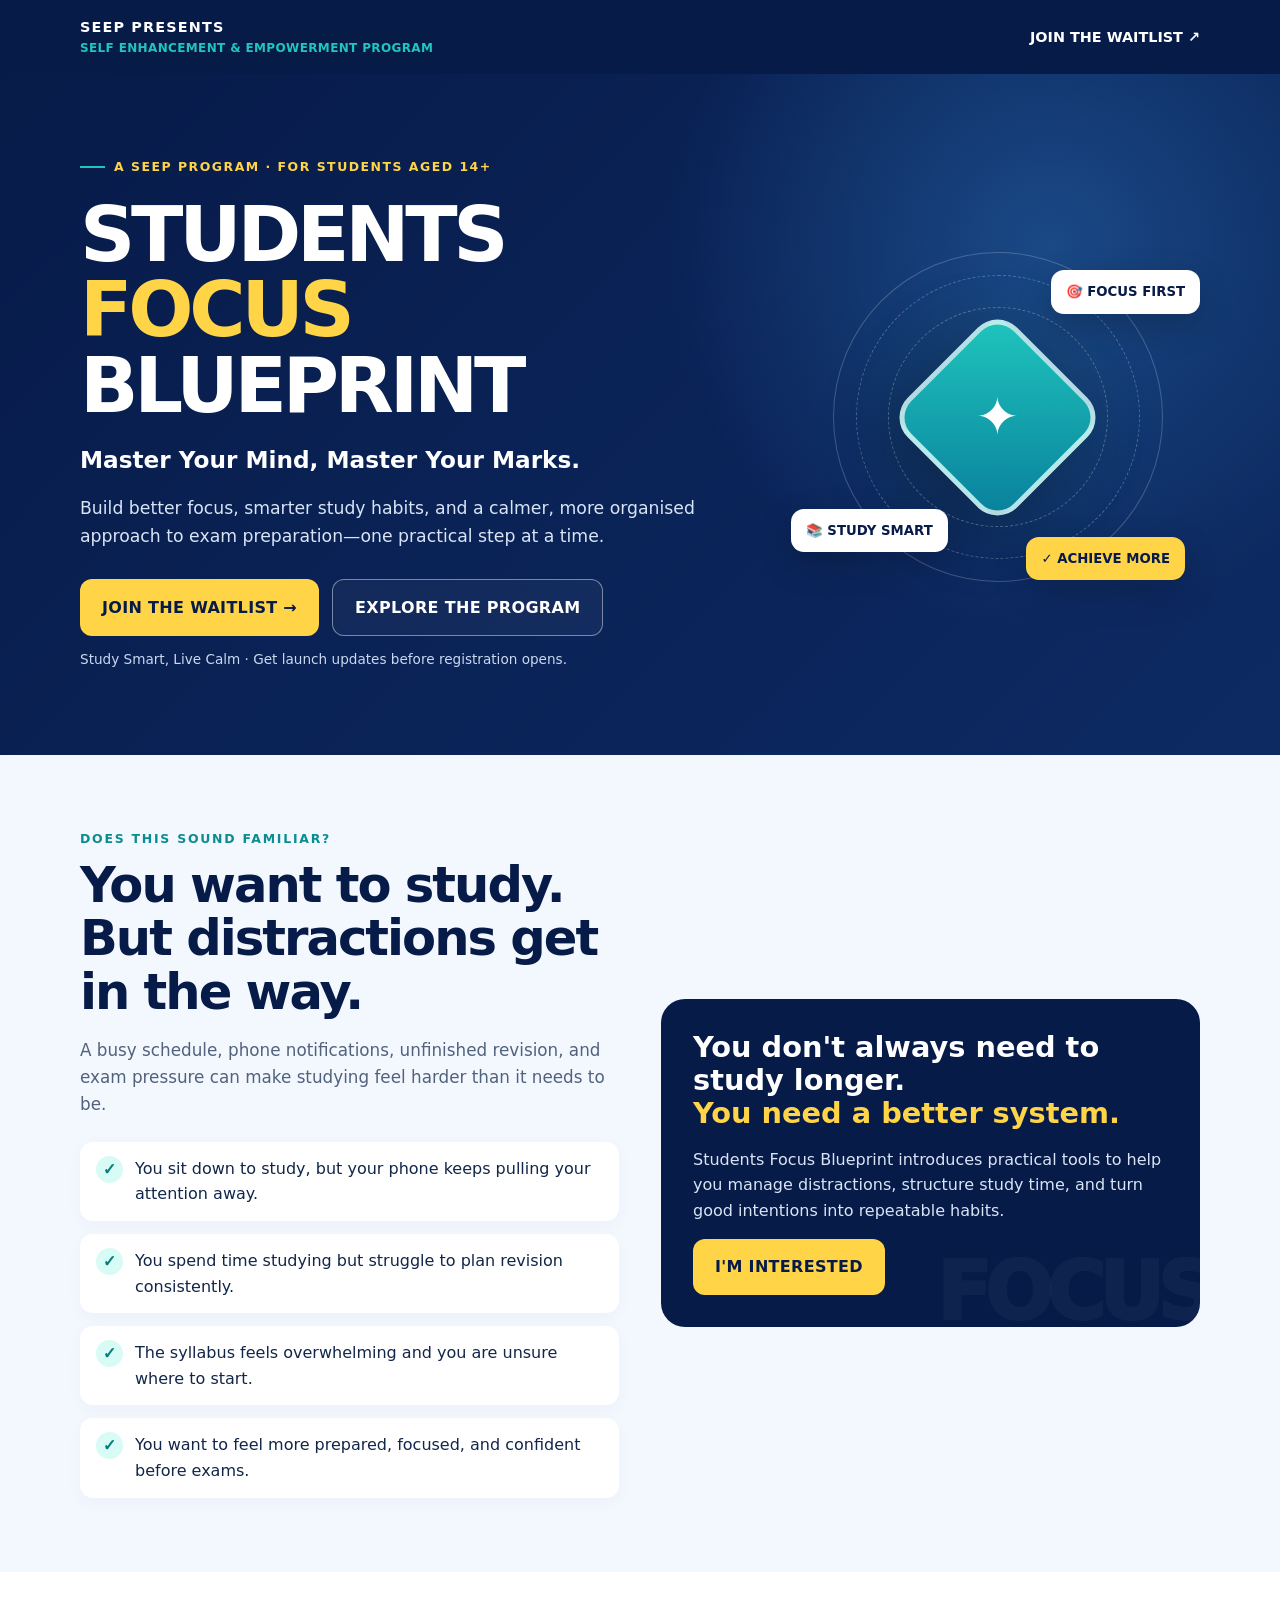
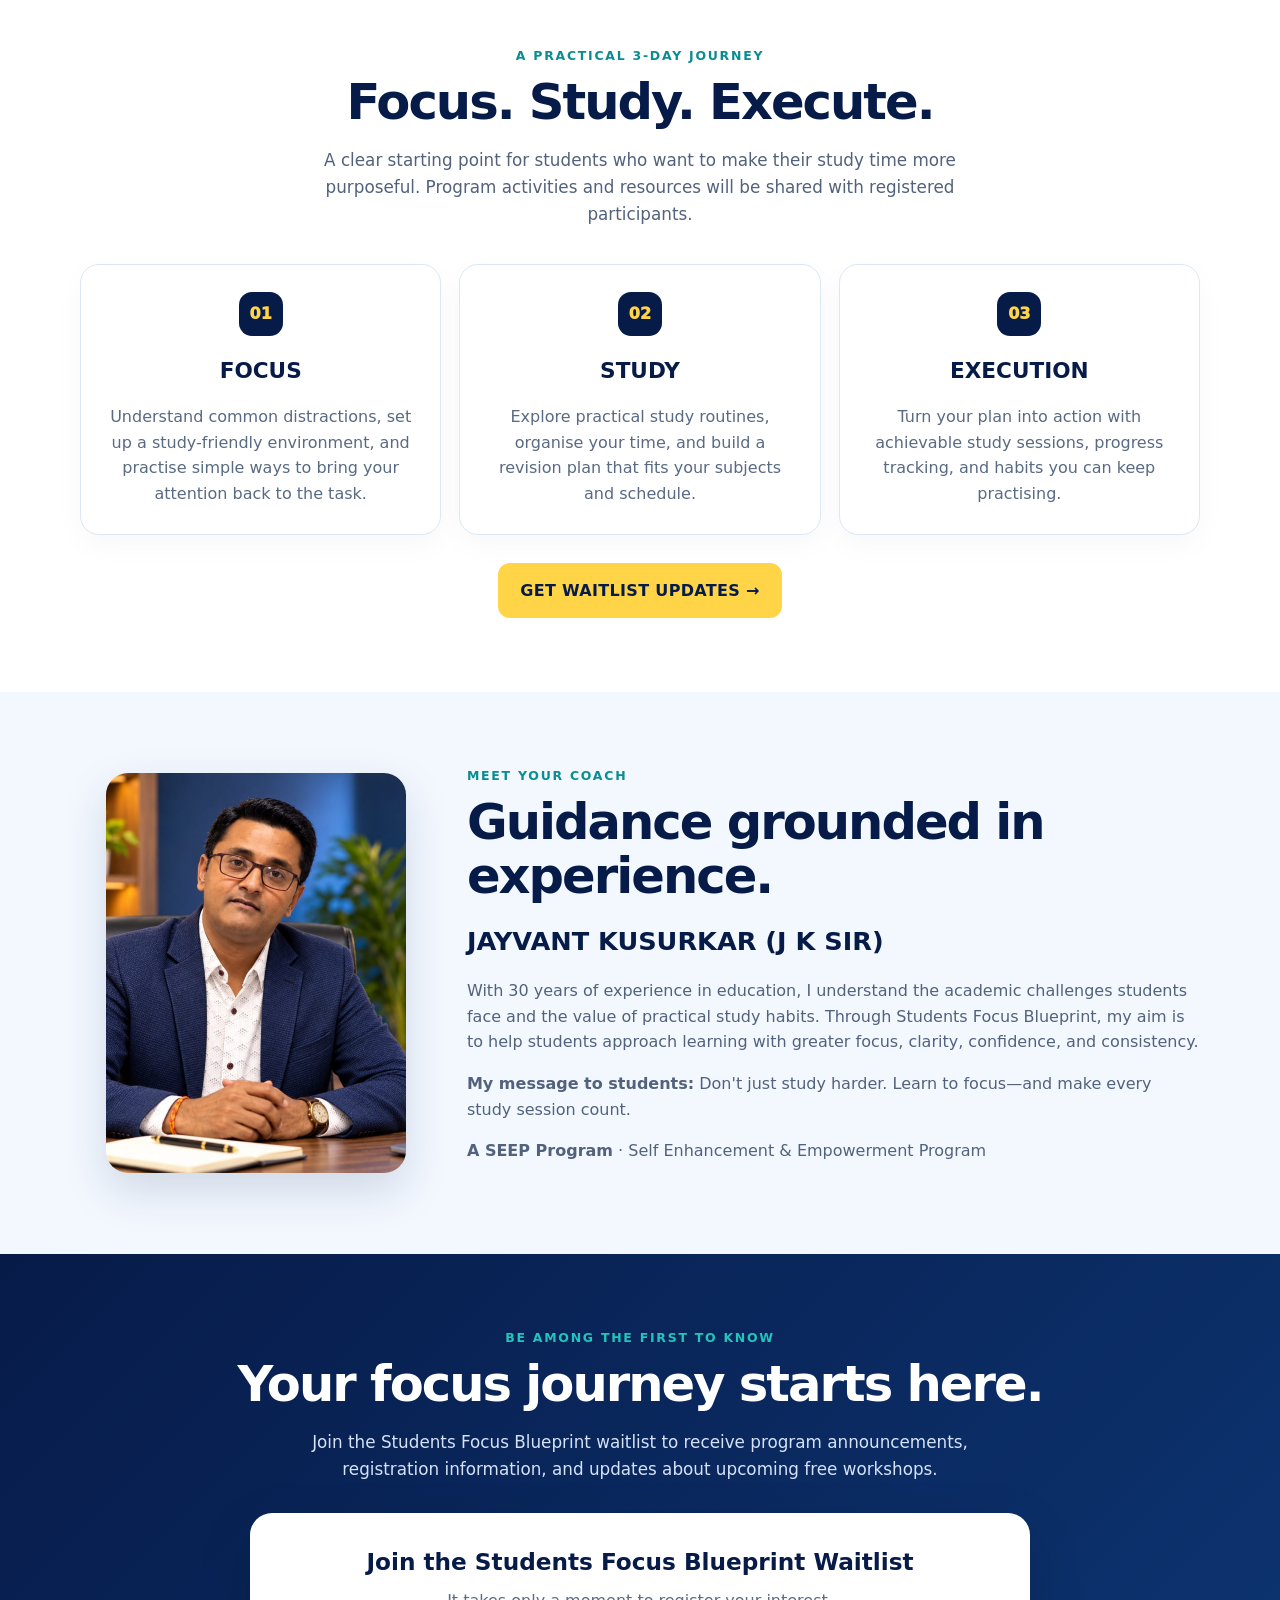
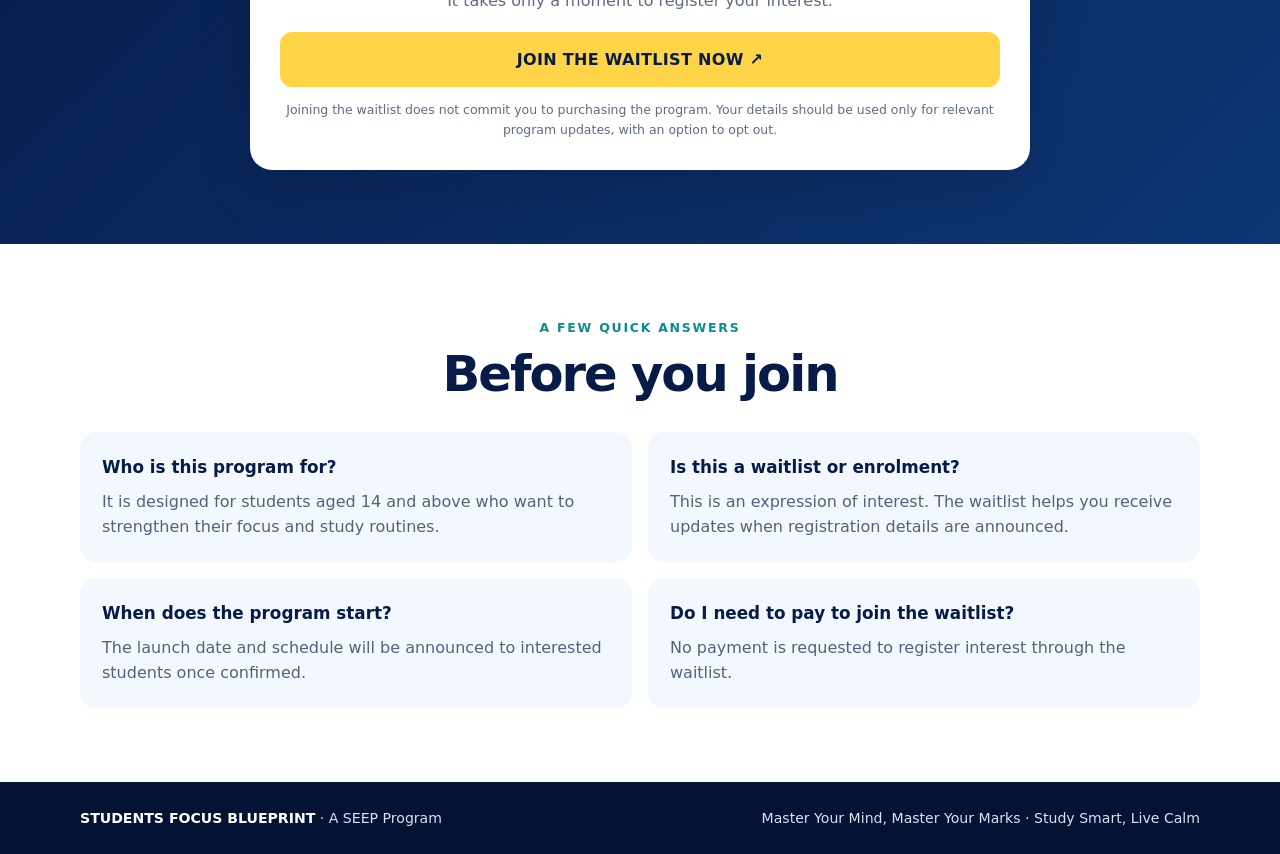
<file: students-focus-blueprint.html>
<!DOCTYPE html>
<html lang="en">
<head>
<meta charset="utf-8" />
<meta name="viewport" content="width=device-width, initial-scale=1" />
<meta name="description" content="Join the waitlist for Students Focus Blueprint, a SEEP program for students who want to build better focus and smarter study habits." />
<title>Students Focus Blueprint | A SEEP Program</title>
<link rel="icon" type="image/png" href="assets/images/favicon.png">
<style>
:root{--navy:#071b49;--navy2:#0d2a63;--teal:#20c6bd;--yellow:#ffd447;--white:#fff;--muted:#d9e4f5;--ink:#12264a;--pale:#f3f8ff}
*{box-sizing:border-box}html{scroll-behavior:smooth}body{margin:0;font-family:Inter,ui-sans-serif,system-ui,-apple-system,BlinkMacSystemFont,"Segoe UI",sans-serif;color:var(--ink);line-height:1.6}a{color:inherit}.wrap{width:min(1120px,92%);margin:auto}.topbar{background:var(--navy);color:#fff;padding:16px 0}.nav{display:flex;align-items:center;justify-content:space-between;gap:18px}.brand{font-weight:900;letter-spacing:.08em;font-size:.88rem}.brand small{display:block;color:var(--teal);font-weight:700;letter-spacing:.03em}.nav a{color:#fff;text-decoration:none;font-weight:800;font-size:.9rem}.hero{background:radial-gradient(circle at 82% 25%,#1a4986 0,transparent 33%),linear-gradient(135deg,var(--navy),var(--navy2));color:#fff;padding:76px 0 70px;overflow:hidden}.hero-grid{display:grid;grid-template-columns:1.25fr .75fr;gap:42px;align-items:center}.eyebrow{display:inline-flex;align-items:center;gap:9px;color:var(--yellow);font-weight:900;letter-spacing:.12em;text-transform:uppercase;font-size:.78rem}.eyebrow:before{content:"";width:25px;height:2px;background:var(--teal)}h1{font-size:clamp(2.6rem,6vw,5.2rem);line-height:.98;letter-spacing:-.055em;margin:20px 0 18px;max-width:760px}h1 span{color:var(--yellow)}.tagline{font-size:clamp(1.1rem,2vw,1.45rem);font-weight:800;margin:0 0 14px}.lead{font-size:1.08rem;color:var(--muted);max-width:650px}.actions{display:flex;flex-wrap:wrap;gap:13px;margin-top:28px}.btn{display:inline-flex;align-items:center;justify-content:center;text-decoration:none;border:0;border-radius:12px;padding:15px 22px;font-weight:900;letter-spacing:.02em;cursor:pointer;transition:transform .15s,box-shadow .15s}.btn:hover{transform:translateY(-2px);box-shadow:0 10px 24px #0002}.btn-yellow{background:var(--yellow);color:var(--navy)}.btn-outline{border:1px solid #ffffff70;color:#fff;background:#ffffff0a}.micro{font-size:.85rem;color:#cbd8ef;margin-top:13px}.visual{min-height:330px;display:grid;place-items:center;position:relative}.orbit{width:min(330px,75vw);aspect-ratio:1;border:1px solid #ffffff35;border-radius:50%;display:grid;place-items:center;position:relative;background:radial-gradient(circle,#20c6bd1c,transparent 65%)}.orbit:before,.orbit:after{content:"";position:absolute;border:1px dashed #ffffff45;border-radius:50%;inset:22px}.orbit:after{inset:54px}.compass{width:155px;height:155px;border-radius:28px;transform:rotate(45deg);background:linear-gradient(135deg,var(--teal),#087f9c);display:grid;place-items:center;box-shadow:0 24px 70px #0005;border:5px solid #ffffffb0}.compass span{transform:rotate(-45deg);font-size:3.3rem;color:#fff;font-weight:900}.float-card{position:absolute;background:#fff;color:var(--navy);border-radius:13px;padding:11px 15px;font-size:.83rem;font-weight:900;box-shadow:0 12px 35px #0003}.fc1{top:18px;right:0}.fc2{bottom:30px;left:-5px}.fc3{bottom:2px;right:15px;background:var(--yellow)}section{padding:74px 0}.section-label{font-size:.78rem;letter-spacing:.14em;font-weight:900;text-transform:uppercase;color:#098d91}.section-title{font-size:clamp(2rem,4vw,3.1rem);letter-spacing:-.04em;line-height:1.08;margin:10px 0 18px;color:var(--navy)}.section-intro{max-width:700px;color:#52627d;font-size:1.05rem}.center{text-align:center}.center .section-intro{margin:0 auto}.problem{background:var(--pale)}.problem-grid{display:grid;grid-template-columns:1fr 1fr;gap:42px;align-items:center}.list{display:grid;gap:13px;margin-top:24px}.list-item{display:flex;gap:12px;align-items:flex-start;background:#fff;padding:14px 16px;border-radius:13px;box-shadow:0 5px 18px #09295b08}.check{flex:0 0 27px;width:27px;height:27px;display:grid;place-items:center;border-radius:50%;background:#d9fbf5;color:#047f7a;font-weight:1000}.quote-card{background:var(--navy);color:#fff;border-radius:24px;padding:32px;position:relative;overflow:hidden}.quote-card:after{content:"FOCUS";position:absolute;font-size:5rem;font-weight:1000;letter-spacing:-.08em;color:#ffffff09;right:-8px;bottom:-30px}.quote-card h3{font-size:1.8rem;line-height:1.15;margin:0 0 14px}.quote-card p{color:#d9e4f5}.quote-card strong{color:var(--yellow)}.steps{display:grid;grid-template-columns:repeat(3,1fr);gap:18px;margin-top:36px}.step{padding:27px;border:1px solid #dce7f5;border-radius:19px;background:#fff;box-shadow:0 10px 30px #0a2b5808}.step-no{display:inline-grid;place-items:center;width:44px;height:44px;border-radius:13px;background:var(--navy);color:var(--yellow);font-weight:1000}.step h3{font-size:1.35rem;color:var(--navy);margin:18px 0 8px}.step p{color:#596a83;margin-bottom:0}.coach{background:#f3f8ff}.coach-grid{display:grid;grid-template-columns:.65fr 1.35fr;gap:34px;align-items:center}.coach-mark{min-height:240px;border-radius:22px;background:linear-gradient(145deg,var(--navy),#174b81);display:grid;place-items:center;color:#fff;text-align:center;padding:24px}.coach-mark .initials{font-size:4rem;font-weight:1000;line-height:1;color:var(--yellow)}.coach-mark small{display:block;color:#bceeea;letter-spacing:.1em;font-weight:800;margin-top:12px}.coach h3{font-size:1.6rem;margin:0;color:var(--navy)}.coach p{color:#52627d}.waitlist{background:linear-gradient(135deg,var(--navy),#0d3674);color:#fff}.waitlist .section-title{color:#fff}.waitlist .section-intro{color:#d5e2f7}.wait-card{max-width:780px;margin:30px auto 0;background:#fff;color:var(--ink);padding:30px;border-radius:22px;box-shadow:0 20px 55px #0002}.wait-card h3{font-size:1.45rem;color:var(--navy);margin:0 0 8px}.wait-card p{color:#5d6c83;margin:0 0 18px}.wait-card .btn{width:100%;font-size:1rem}.privacy{font-size:.78rem!important;margin:13px 0 0!important;text-align:center}.faq{display:grid;grid-template-columns:1fr 1fr;gap:16px;margin-top:30px}.faq article{padding:22px;border-radius:16px;background:var(--pale)}.faq h3{margin:0 0 8px;color:var(--navy);font-size:1.05rem}.faq p{margin:0;color:#52627d}.footer{background:#041334;color:#d7e2f5;padding:25px 0;font-size:.88rem}.footer-inner{display:flex;justify-content:space-between;gap:12px;flex-wrap:wrap}.footer strong{color:#fff}.toast{display:none;margin-top:14px;padding:12px;border-radius:10px;background:#fff4ce;color:#624600;font-size:.9rem}
@media(max-width:800px){.hero{padding:55px 0}.hero-grid,.problem-grid,.coach-grid{grid-template-columns:1fr}.visual{min-height:280px;order:-1}.hero-grid{gap:18px}.steps{grid-template-columns:1fr}.faq{grid-template-columns:1fr}.coach-mark{min-height:180px}.fc1{right:5%}.fc2{left:4%}.fc3{right:8%}section{padding:55px 0}.nav a{font-size:.8rem}.brand{font-size:.75rem}}
.coach-photo img{display:block;width:100%;max-width:300px;height:auto;aspect-ratio:3/4;object-fit:cover;border-radius:22px;margin:auto;box-shadow:0 18px 45px #0a2b5826}</style>
</head>
<body>
<header class="topbar"><div class="wrap nav"><a class="brand" href="index.html" style="text-decoration:none">SEEP PRESENTS<small>SELF ENHANCEMENT &amp; EMPOWERMENT PROGRAM</small></a><a href="#waitlist">JOIN THE WAITLIST ↗</a></div></header>
<main>
<section class="hero"><div class="wrap hero-grid"><div><div class="eyebrow">A SEEP Program · For Students Aged 14+</div><h1>STUDENTS<br><span>FOCUS</span><br>BLUEPRINT</h1><p class="tagline">Master Your Mind, Master Your Marks.</p><p class="lead">Build better focus, smarter study habits, and a calmer, more organised approach to exam preparation—one practical step at a time.</p><div class="actions"><a class="btn btn-yellow" href="#waitlist">JOIN THE WAITLIST <span aria-hidden="true">&nbsp;→</span></a><a class="btn btn-outline" href="#journey">EXPLORE THE PROGRAM</a></div><p class="micro">Study Smart, Live Calm · Get launch updates before registration opens.</p></div><div class="visual" aria-label="Focus compass illustration"><div class="orbit"><div class="compass"><span>✦</span></div></div><div class="float-card fc1">🎯 FOCUS FIRST</div><div class="float-card fc2">📚 STUDY SMART</div><div class="float-card fc3">✓ ACHIEVE MORE</div></div></div></section>
<section class="problem"><div class="wrap problem-grid"><div><div class="section-label">Does this sound familiar?</div><h2 class="section-title">You want to study.<br>But distractions get in the way.</h2><p class="section-intro">A busy schedule, phone notifications, unfinished revision, and exam pressure can make studying feel harder than it needs to be.</p><div class="list"><div class="list-item"><span class="check">✓</span><span>You sit down to study, but your phone keeps pulling your attention away.</span></div><div class="list-item"><span class="check">✓</span><span>You spend time studying but struggle to plan revision consistently.</span></div><div class="list-item"><span class="check">✓</span><span>The syllabus feels overwhelming and you are unsure where to start.</span></div><div class="list-item"><span class="check">✓</span><span>You want to feel more prepared, focused, and confident before exams.</span></div></div></div><aside class="quote-card"><h3>You don't always need to study longer.<br><strong>You need a better system.</strong></h3><p>Students Focus Blueprint introduces practical tools to help you manage distractions, structure study time, and turn good intentions into repeatable habits.</p><a class="btn btn-yellow" href="#waitlist">I'M INTERESTED</a></aside></div></section>
<section id="journey"><div class="wrap center"><div class="section-label">A practical 3-day journey</div><h2 class="section-title">Focus. Study. Execute.</h2><p class="section-intro">A clear starting point for students who want to make their study time more purposeful. Program activities and resources will be shared with registered participants.</p><div class="steps"><article class="step"><span class="step-no">01</span><h3>FOCUS</h3><p>Understand common distractions, set up a study-friendly environment, and practise simple ways to bring your attention back to the task.</p></article><article class="step"><span class="step-no">02</span><h3>STUDY</h3><p>Explore practical study routines, organise your time, and build a revision plan that fits your subjects and schedule.</p></article><article class="step"><span class="step-no">03</span><h3>EXECUTION</h3><p>Turn your plan into action with achievable study sessions, progress tracking, and habits you can keep practising.</p></article></div><div class="actions" style="justify-content:center"><a class="btn btn-yellow" href="#waitlist">GET WAITLIST UPDATES →</a></div></div></section>
<section class="coach"><div class="wrap coach-grid"><div class="coach-photo"><img src="assets/images/jk-sir.jpg" alt="Jayvant Kusurkar (J K Sir)" width="600" height="800" loading="lazy"></div><div><div class="section-label">Meet your coach</div><h2 class="section-title">Guidance grounded in experience.</h2><h3>JAYVANT KUSURKAR (J K SIR)</h3><p>With 30 years of experience in education, I understand the academic challenges students face and the value of practical study habits. Through Students Focus Blueprint, my aim is to help students approach learning with greater focus, clarity, confidence, and consistency.</p><p><strong>My message to students:</strong> Don't just study harder. Learn to focus—and make every study session count.</p><p><strong>A SEEP Program</strong> · Self Enhancement &amp; Empowerment Program</p></div></div></section>
<section class="waitlist" id="waitlist"><div class="wrap center"><div class="section-label" style="color:var(--teal)">Be among the first to know</div><h2 class="section-title">Your focus journey starts here.</h2><p class="section-intro">Join the Students Focus Blueprint waitlist to receive program announcements, registration information, and updates about upcoming free workshops.</p><div class="wait-card"><h3>Join the Students Focus Blueprint Waitlist</h3><p>It takes only a moment to register your interest.</p><a class="btn btn-yellow" id="waitlistButton" href="#" target="_blank" rel="noopener">JOIN THE WAITLIST NOW ↗</a><div class="toast" id="setupNotice">The page design is ready. To collect registrations, add your Google Forms respondent link in the page settings near the bottom of this file (look for GOOGLE_FORM_URL), then publish the page.</div><p class="privacy">Joining the waitlist does not commit you to purchasing the program. Your details should be used only for relevant program updates, with an option to opt out.</p></div></div></section>
<section><div class="wrap"><div class="center"><div class="section-label">A few quick answers</div><h2 class="section-title">Before you join</h2></div><div class="faq"><article><h3>Who is this program for?</h3><p>It is designed for students aged 14 and above who want to strengthen their focus and study routines.</p></article><article><h3>Is this a waitlist or enrolment?</h3><p>This is an expression of interest. The waitlist helps you receive updates when registration details are announced.</p></article><article><h3>When does the program start?</h3><p>The launch date and schedule will be announced to interested students once confirmed.</p></article><article><h3>Do I need to pay to join the waitlist?</h3><p>No payment is requested to register interest through the waitlist.</p></article></div></div></section>
</main>
<footer class="footer"><div class="wrap footer-inner"><span><strong>STUDENTS FOCUS BLUEPRINT</strong> · A SEEP Program</span><span>Master Your Mind, Master Your Marks · Study Smart, Live Calm</span></div></footer>
<script>
/* SETUP: Replace the placeholder below with your Google Forms respondent URL.
   Example format: https://docs.google.com/forms/d/e/YOUR_FORM_ID/viewform
   Create the form at https://forms.google.com/ and copy its responder link. */
const GOOGLE_FORM_URL = "https://docs.google.com/forms/d/e/1FAIpQLSdG9HO-5Ug9ZJRG7IJ67_cPEKa3DbcmqYH1R7EW9V0fNm42Rg/viewform?usp=publish-editor";
const waitlistButton = document.getElementById('waitlistButton');
const setupNotice = document.getElementById('setupNotice');
if (GOOGLE_FORM_URL.startsWith('https://')) {
  waitlistButton.href = GOOGLE_FORM_URL;
  waitlistButton.addEventListener('click', () => setupNotice.style.display = 'none');
} else {
  waitlistButton.href = '#waitlist';
  waitlistButton.addEventListener('click', (event) => {
    event.preventDefault();
    setupNotice.style.display = 'block';
  });
}
</script>
</body>
</html>
</file>
<file: assets/css/style.css>
:root{--blue:#0b2a5b;--blue2:#14408a;--teal:#0e9aa7;--gold:#f5b700;--grey:#f3f5f8;--ink:#1c2433;--r:14px}
*{box-sizing:border-box}html{scroll-behavior:smooth}
body{margin:0;font:1rem/1.65 Inter,Poppins,system-ui,-apple-system,"Segoe UI",Roboto,Arial,sans-serif;color:var(--ink);background:#fff}
h1,h2,h3{line-height:1.2;color:var(--blue);margin:0 0 .6rem}h1{font-size:clamp(2rem,5vw,3.2rem)}h2{font-size:clamp(1.5rem,3.5vw,2.1rem)}h3{font-size:1.15rem}
a{color:var(--blue2)}a:focus-visible,button:focus-visible{outline:3px solid var(--gold);outline-offset:2px}
.wrap{max-width:1100px;margin:auto;padding:0 1.25rem}.narrow{max-width:760px}
.sr{position:absolute;left:-9999px}.skip{position:absolute;left:-9999px;background:var(--gold);color:#000;padding:.6rem 1rem;z-index:99}.skip:focus{left:0}
.hdr{position:sticky;top:0;background:#fff;box-shadow:0 1px 8px rgba(0,0,0,.08);z-index:50}
.bar{display:flex;align-items:center;justify-content:space-between;min-height:68px;gap:1rem}
.logo{display:flex;gap:.7rem;align-items:center;text-decoration:none;color:var(--blue);font-weight:800;font-size:1.25rem}
.logo small{display:block;font-size:.62rem;font-weight:500;color:#4a5568;line-height:1.2}
.mono{width:40px;height:40px;border-radius:10px;background:var(--blue);color:var(--gold);display:grid;place-items:center;font-size:1.4rem}
nav ul{list-style:none;display:flex;gap:.25rem;margin:0;padding:0}
nav a{display:block;padding:.5rem .8rem;border-radius:8px;text-decoration:none;color:var(--ink);font-weight:600;font-size:.95rem}
nav a:hover{background:var(--grey)}nav a[aria-current]{color:var(--blue);box-shadow:inset 0 -3px var(--gold)}
.menu-btn{display:none;background:none;border:2px solid var(--blue);color:var(--blue);border-radius:8px;font-size:1.4rem;padding:.2rem .65rem;cursor:pointer}
.hero{background:linear-gradient(135deg,var(--blue),var(--blue2) 60%,var(--teal));color:#fff;padding:4rem 0}
.hero h1{color:#fff}.lead{font-size:1.15rem;max-width:680px;opacity:.95}
.btn{display:inline-block;padding:.75rem 1.4rem;border-radius:999px;font-weight:700;text-decoration:none;border:2px solid transparent;margin:.3rem .3rem .3rem 0;transition:transform .15s}
.btn:hover{transform:translateY(-2px)}.btn-gold{background:var(--gold);color:#1a1a1a}.btn-blue{background:var(--blue);color:#fff}
.btn-ghost{border-color:#fff;color:#fff}.sec .btn-ghost{border-color:var(--blue);color:var(--blue)}.btn-off{background:#e2e6ec;color:#4a5568;cursor:not-allowed}
.sec{padding:3.5rem 0}.alt{background:var(--grey)}.big{font-size:1.25rem}
.grid2,.grid3{display:grid;gap:1.25rem}.grid2{grid-template-columns:repeat(auto-fit,minmax(280px,1fr))}.grid3{grid-template-columns:repeat(auto-fit,minmax(240px,1fr))}
.card{background:#fff;border:1px solid #e2e6ec;border-top:4px solid var(--teal);border-radius:var(--r);padding:1.4rem;box-shadow:0 2px 10px rgba(11,42,91,.05)}
.card.soon{border-top-color:var(--gold);border-style:dashed}
.tag{display:inline-block;background:var(--gold);color:#1a1a1a;font-size:.75rem;font-weight:800;padding:.2rem .7rem;border-radius:999px;margin-bottom:.6rem;text-transform:uppercase;letter-spacing:.04em}
.split{display:grid;gap:2rem;align-items:center;grid-template-columns:1fr 2fr}
.ph{aspect-ratio:1;background:repeating-linear-gradient(45deg,#e8edf5,#e8edf5 12px,#dfe6f1 12px,#dfe6f1 24px);border:2px dashed var(--blue2);border-radius:var(--r);display:grid;place-items:center;text-align:center;color:var(--blue);font-weight:700;padding:1rem}
.ticks{list-style:none;padding:0;display:grid;gap:.6rem}.ticks li{padding-left:2rem;position:relative}.ticks li:before{content:"\2713";position:absolute;left:0;color:var(--teal);font-weight:800}
.cta{background:var(--blue);color:#fff;text-align:center;padding:3.5rem 0}.cta h2{color:#fff}
.ph-text{background:#fff8d6;border:1px dashed #b38600;padding:.4rem .6rem;border-radius:8px}
.note{margin-top:1.5rem;background:var(--grey);border-left:4px solid var(--gold);padding:1rem;border-radius:8px}
.ftr{background:#071a3a;color:#d6deee;padding:2.5rem 0 1rem}.ftr a{color:#fff}.ftr ul{list-style:none;padding:0}.fgrid{display:grid;gap:1.5rem;grid-template-columns:2fr 1fr 1.4fr}.copy{border-top:1px solid #1e3560;margin-top:1rem;padding-top:1rem;font-size:.85rem}
@media(max-width:820px){.menu-btn{display:block}nav{position:absolute;top:100%;left:0;right:0;background:#fff;box-shadow:0 8px 12px rgba(0,0,0,.1);display:none}nav.open{display:block}nav ul{flex-direction:column;padding:.5rem 1rem}.split,.fgrid{grid-template-columns:1fr}.ph{max-width:240px}}
@media(prefers-reduced-motion:reduce){*{transition:none!important;scroll-behavior:auto!important}}
blockquote.q{border-left:4px solid var(--gold);margin:1.5rem 0;padding:.5rem 1rem;font-size:1.15rem;font-weight:600;color:var(--blue)}address{font-style:normal}.plain{list-style:none;padding:0;margin:0}
.logo-img{height:44px;width:auto}.logo-name{font-size:.72rem;font-weight:600;color:#4a5568;max-width:9.5rem;line-height:1.25}.prog-logo{display:block;width:100%;max-width:320px;height:auto;margin:.2rem auto 1rem}
.photo{display:block;width:100%;max-width:340px;height:auto;aspect-ratio:3/4;object-fit:cover;border-radius:var(--r);box-shadow:0 8px 24px rgba(11,42,91,.15)}
</file>
